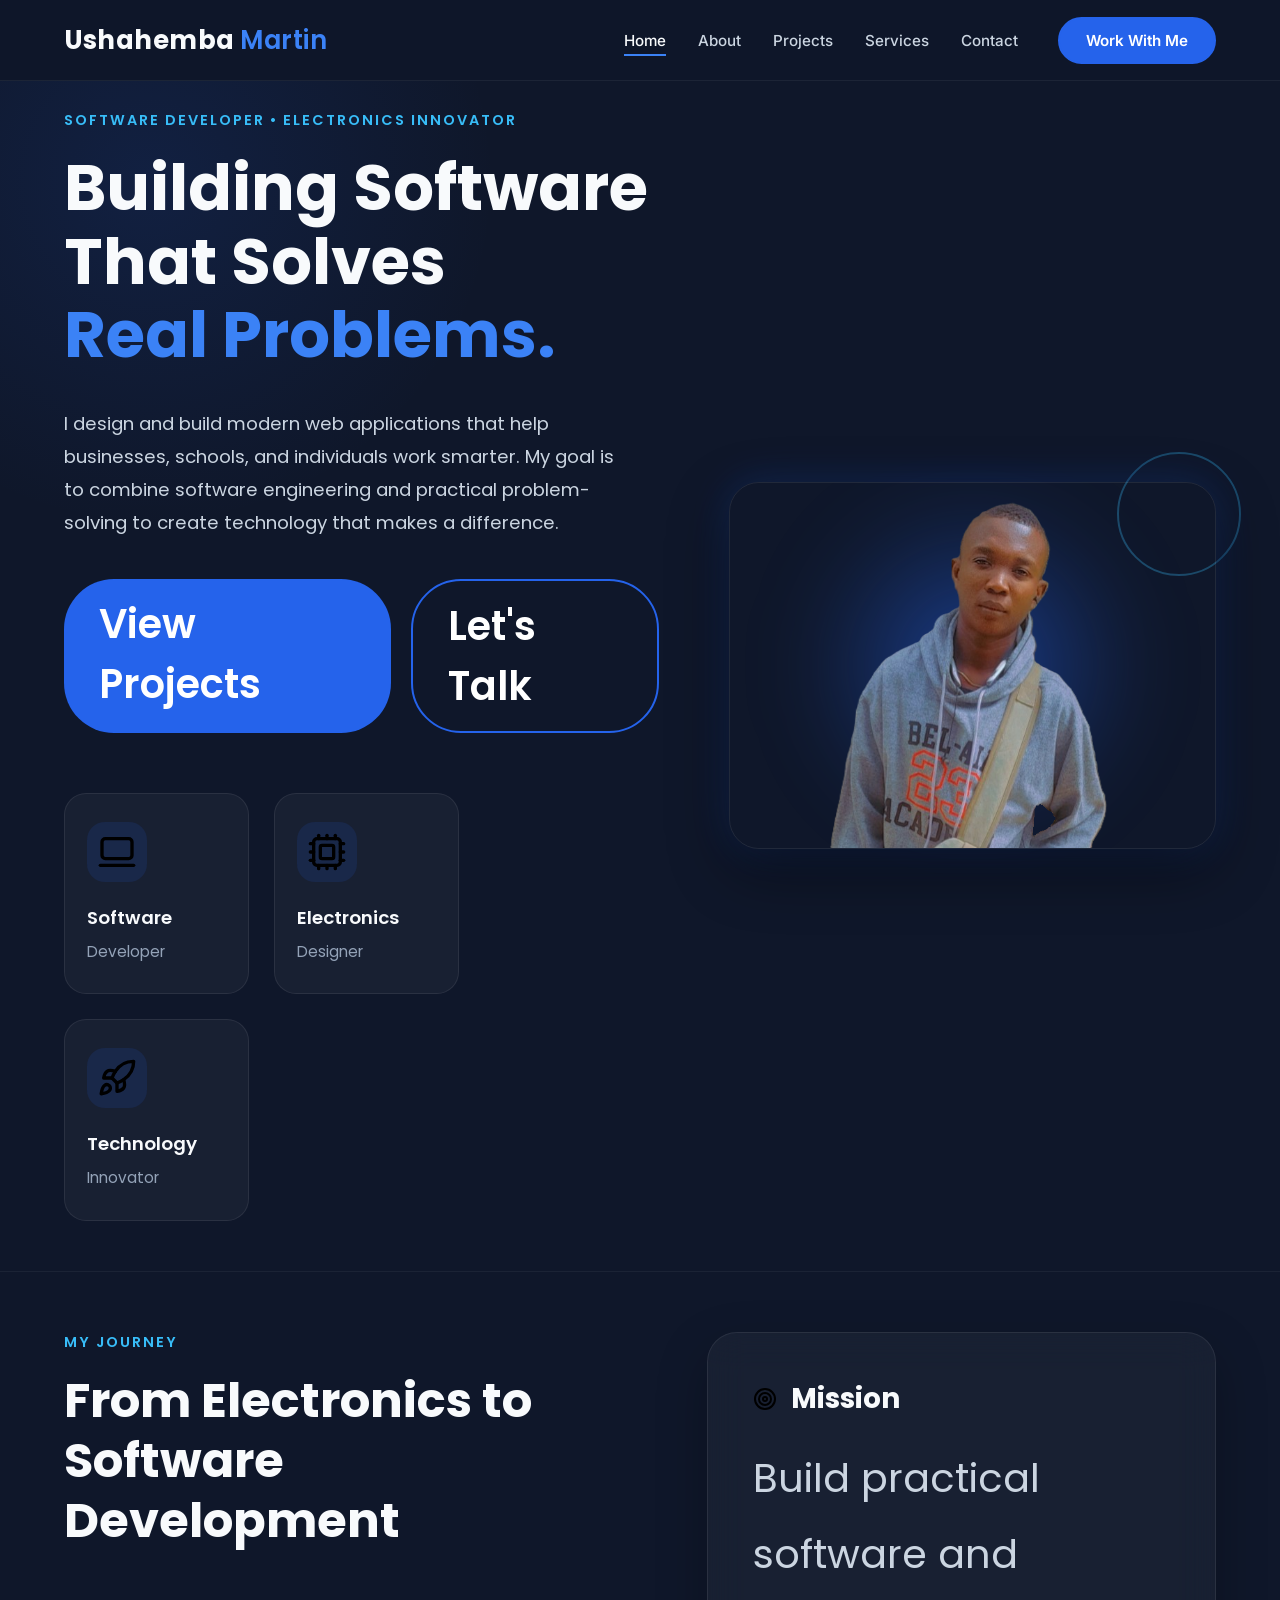
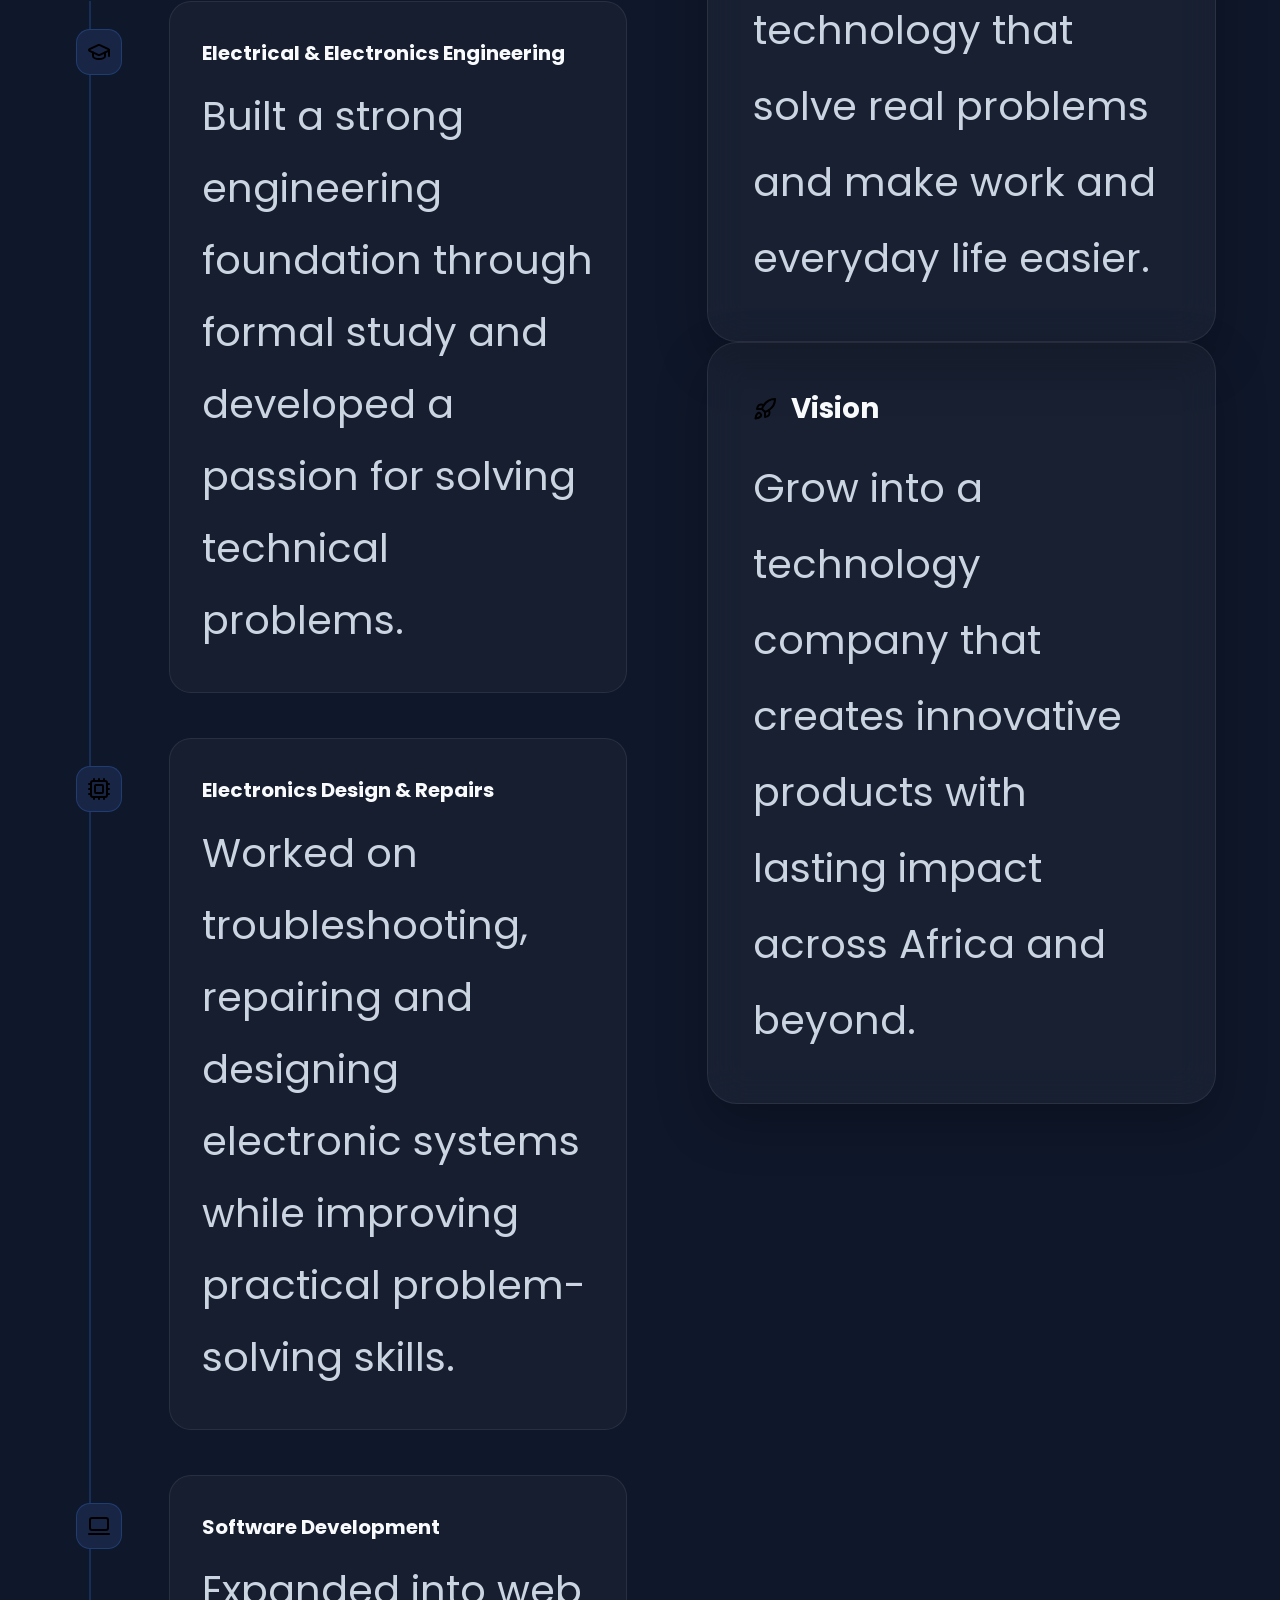
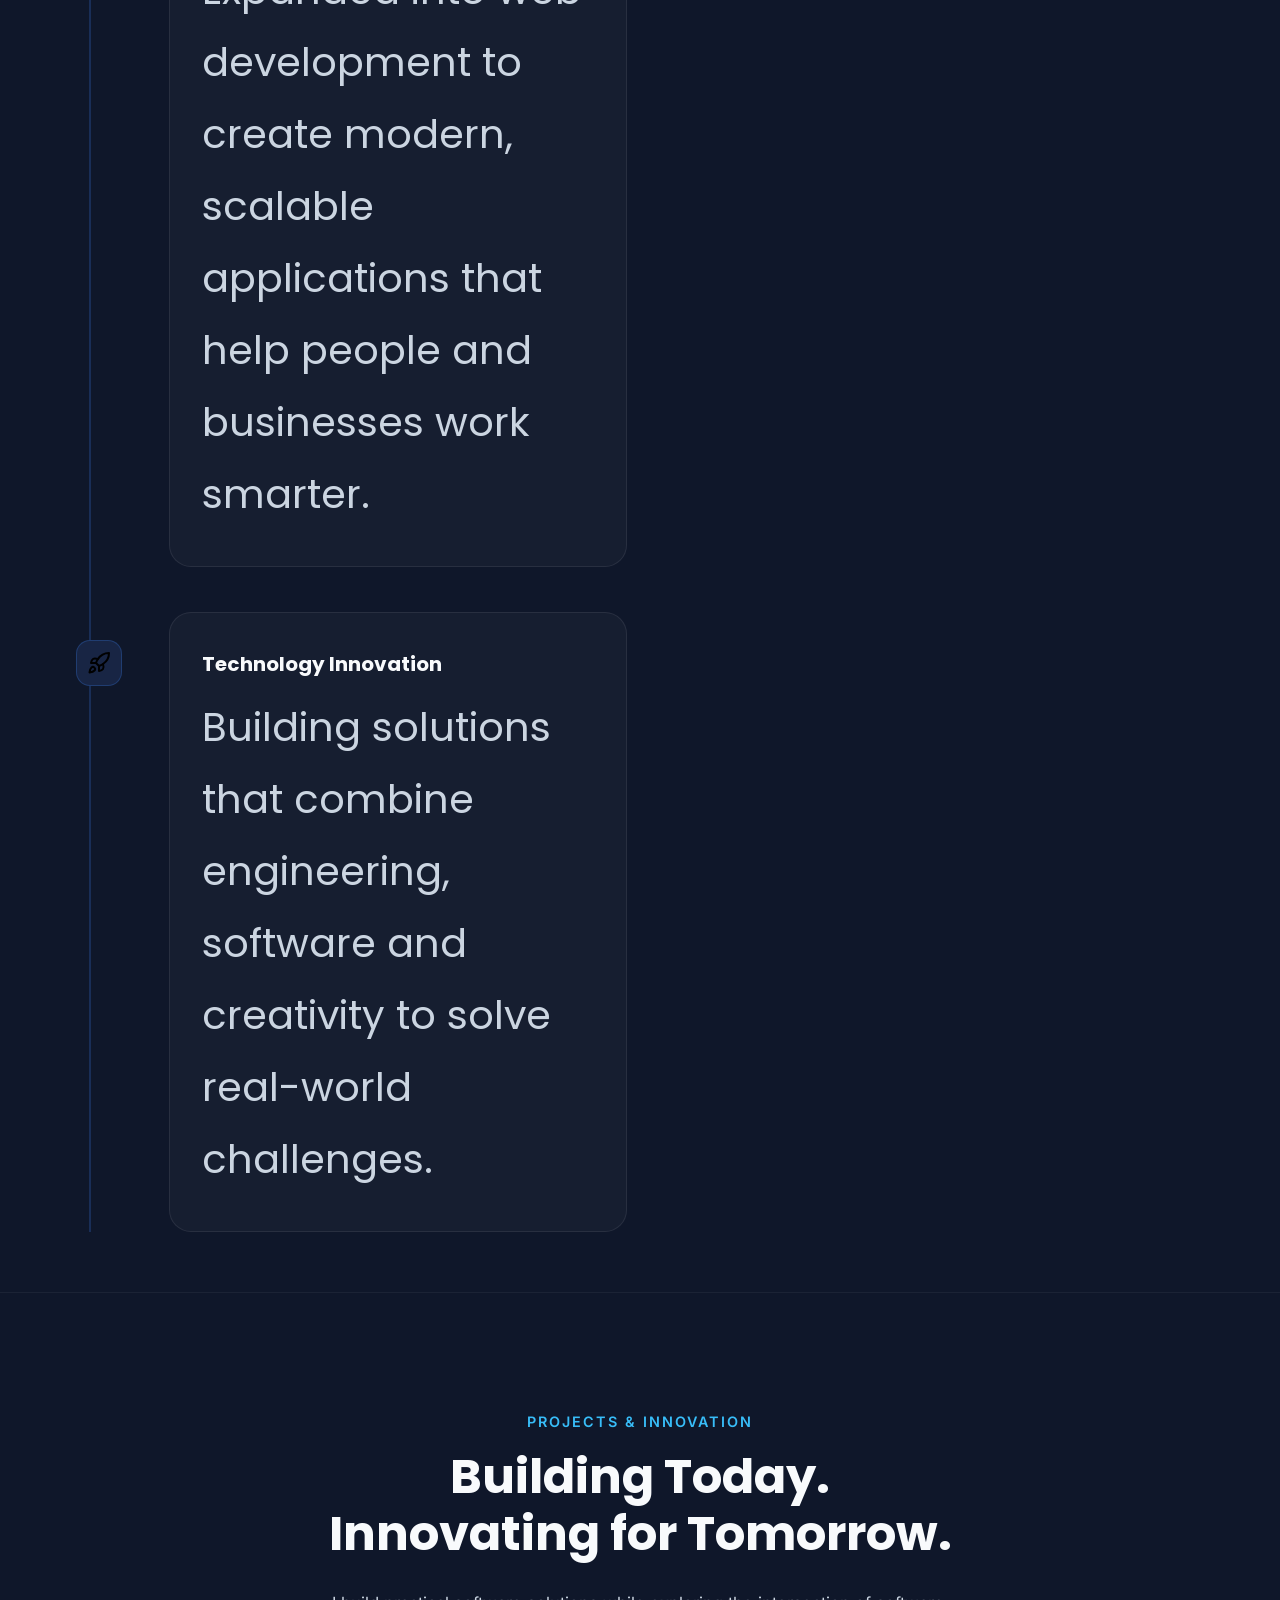
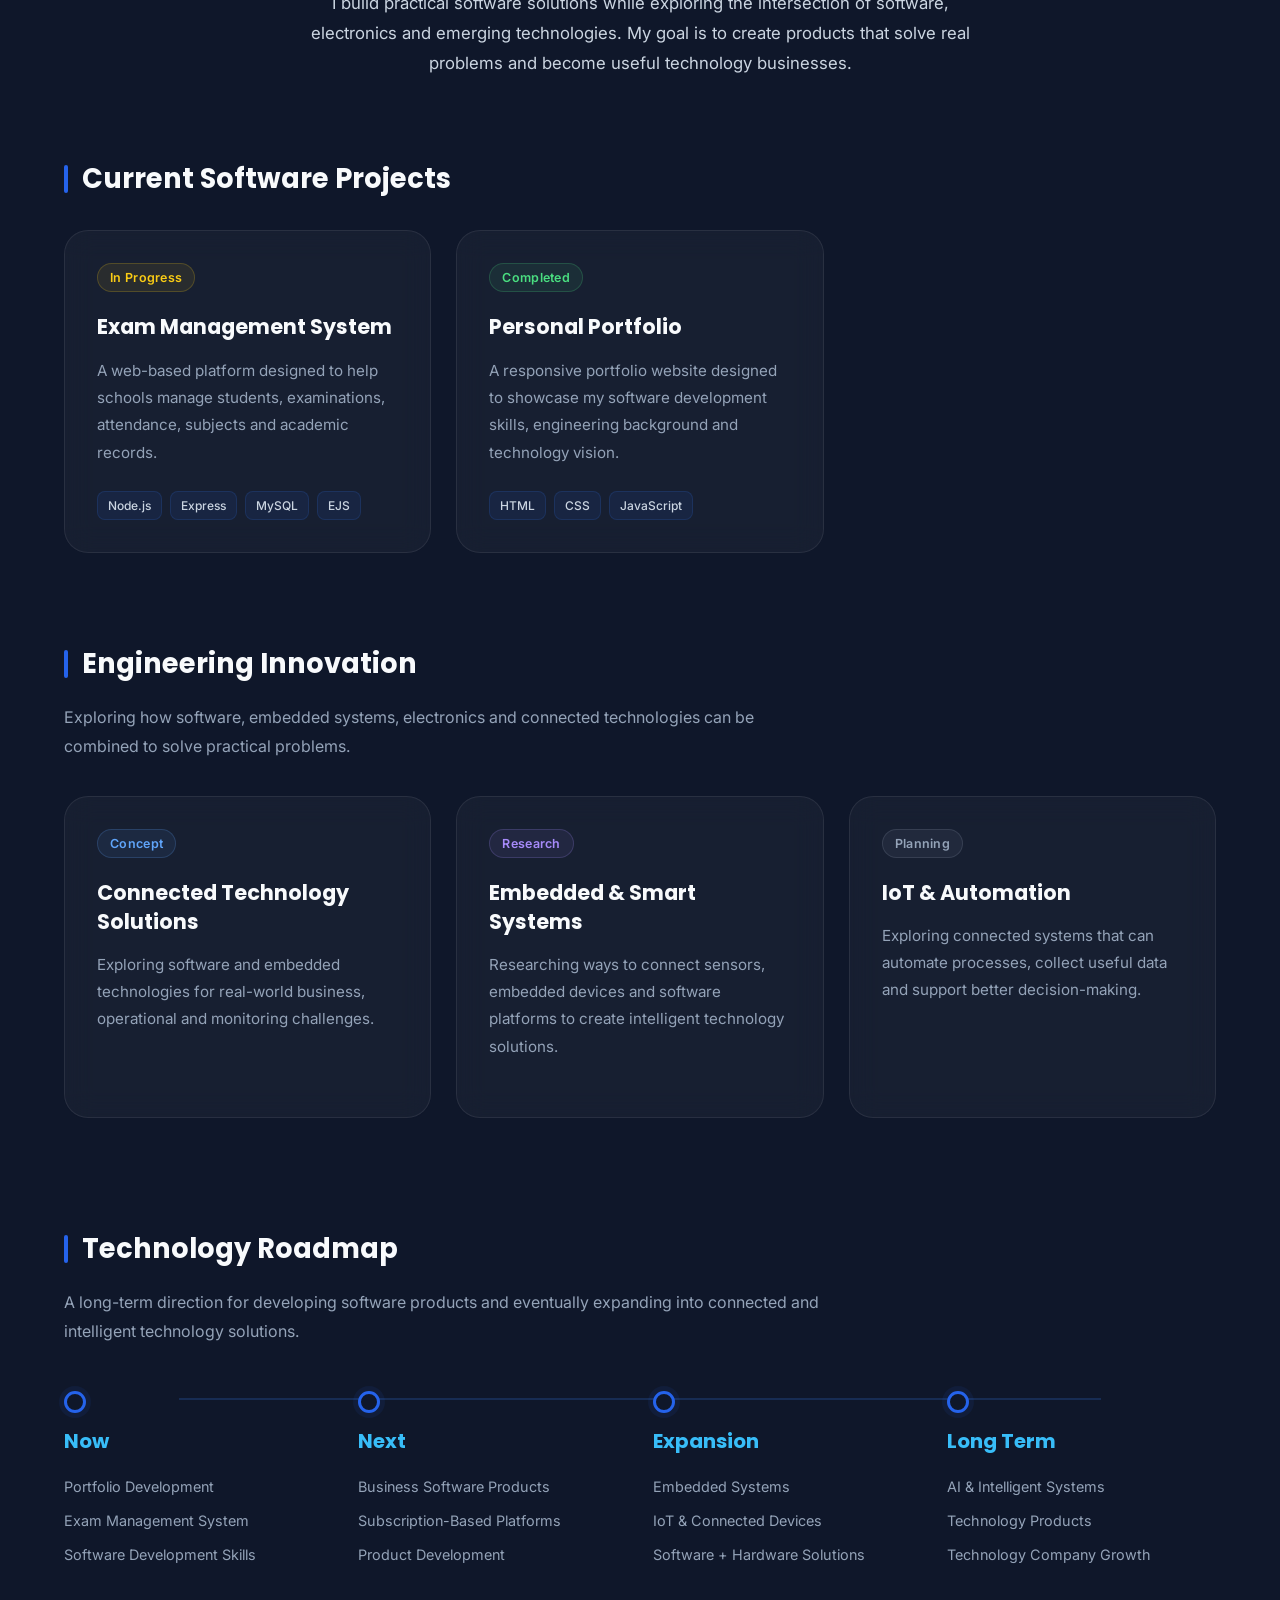
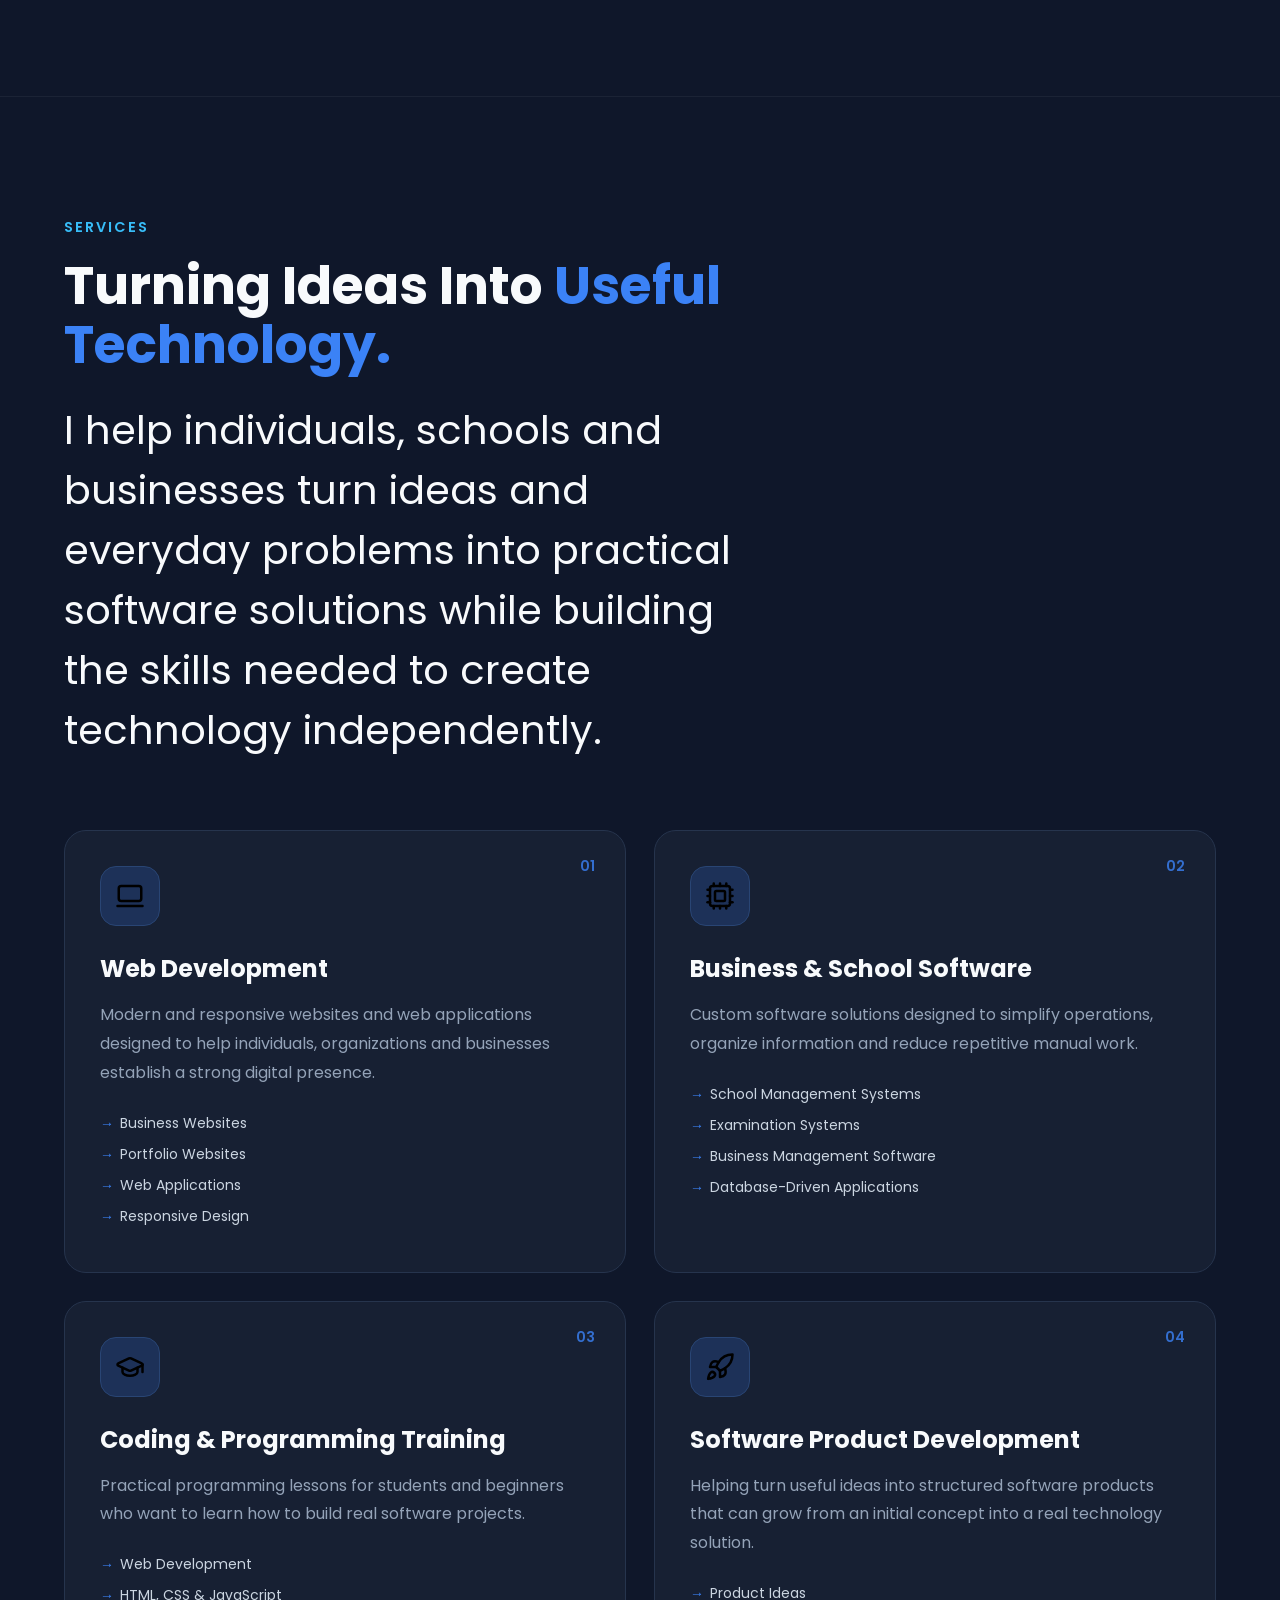
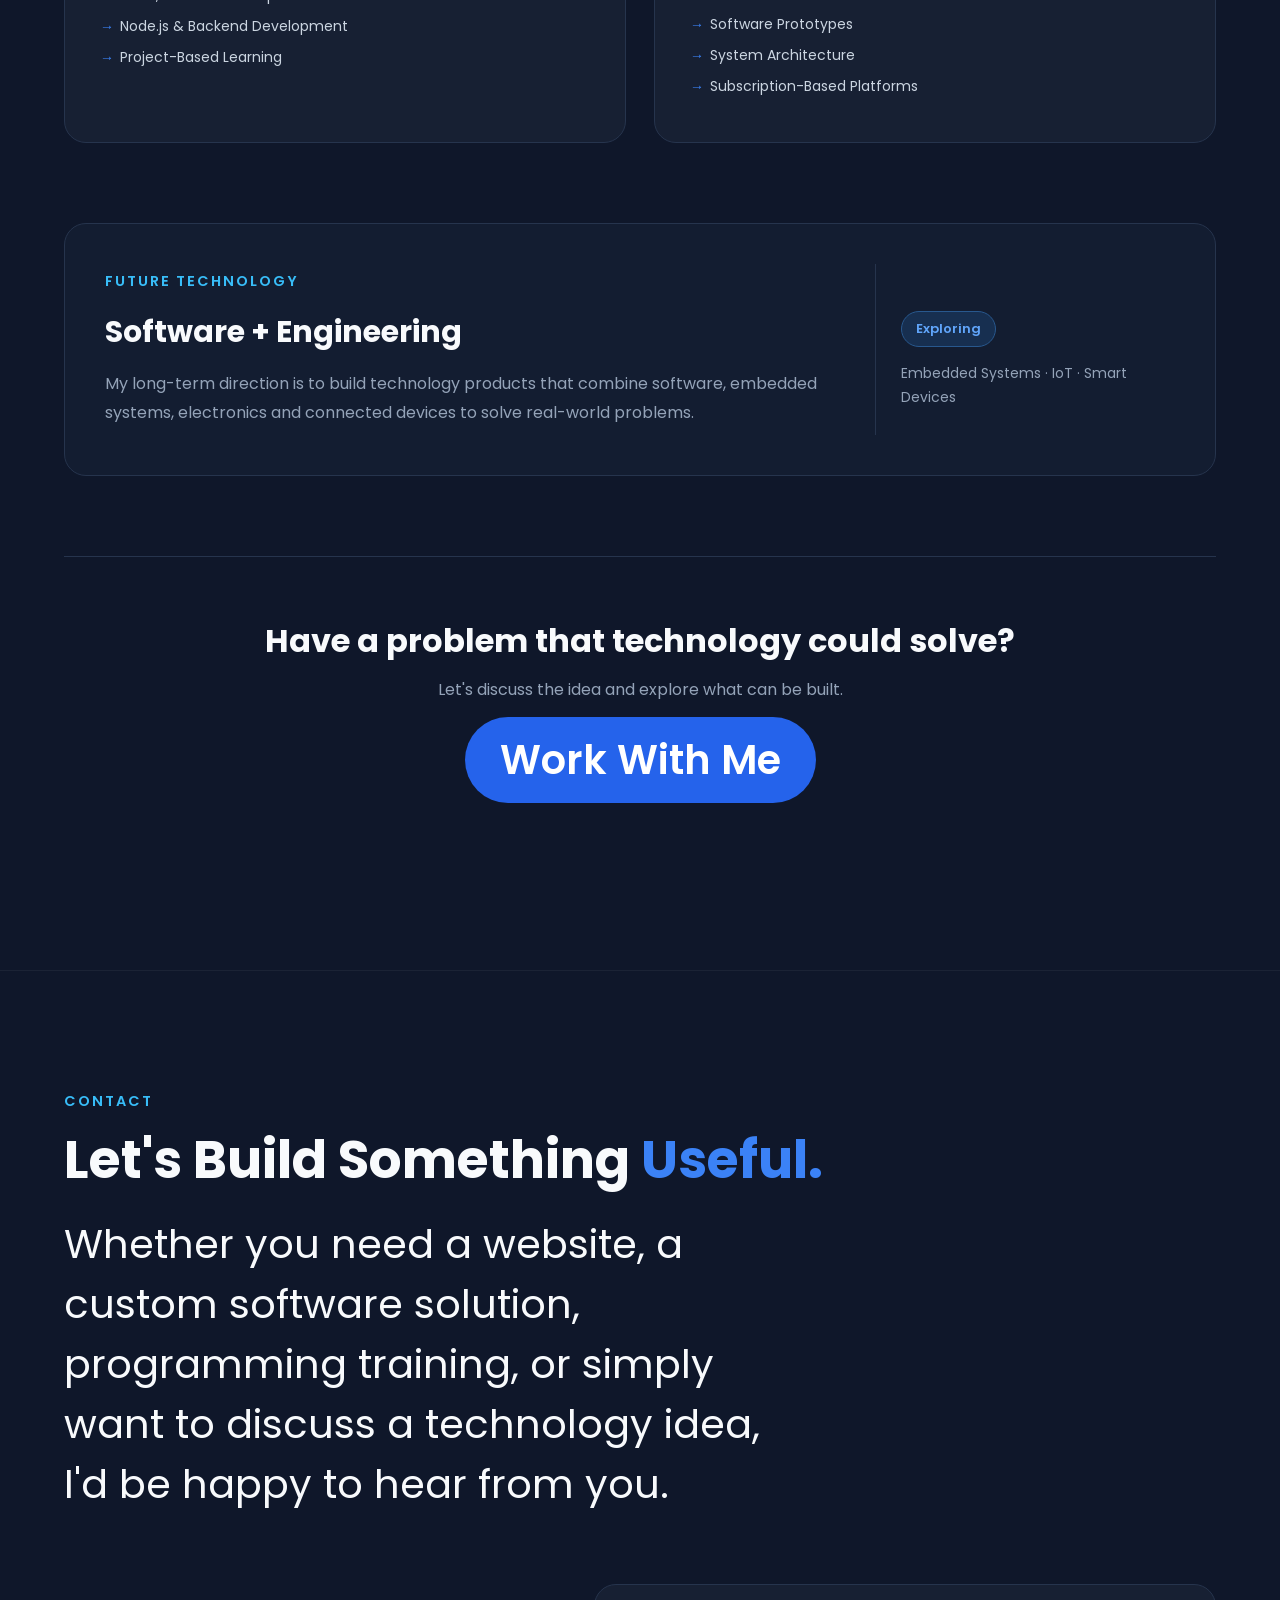
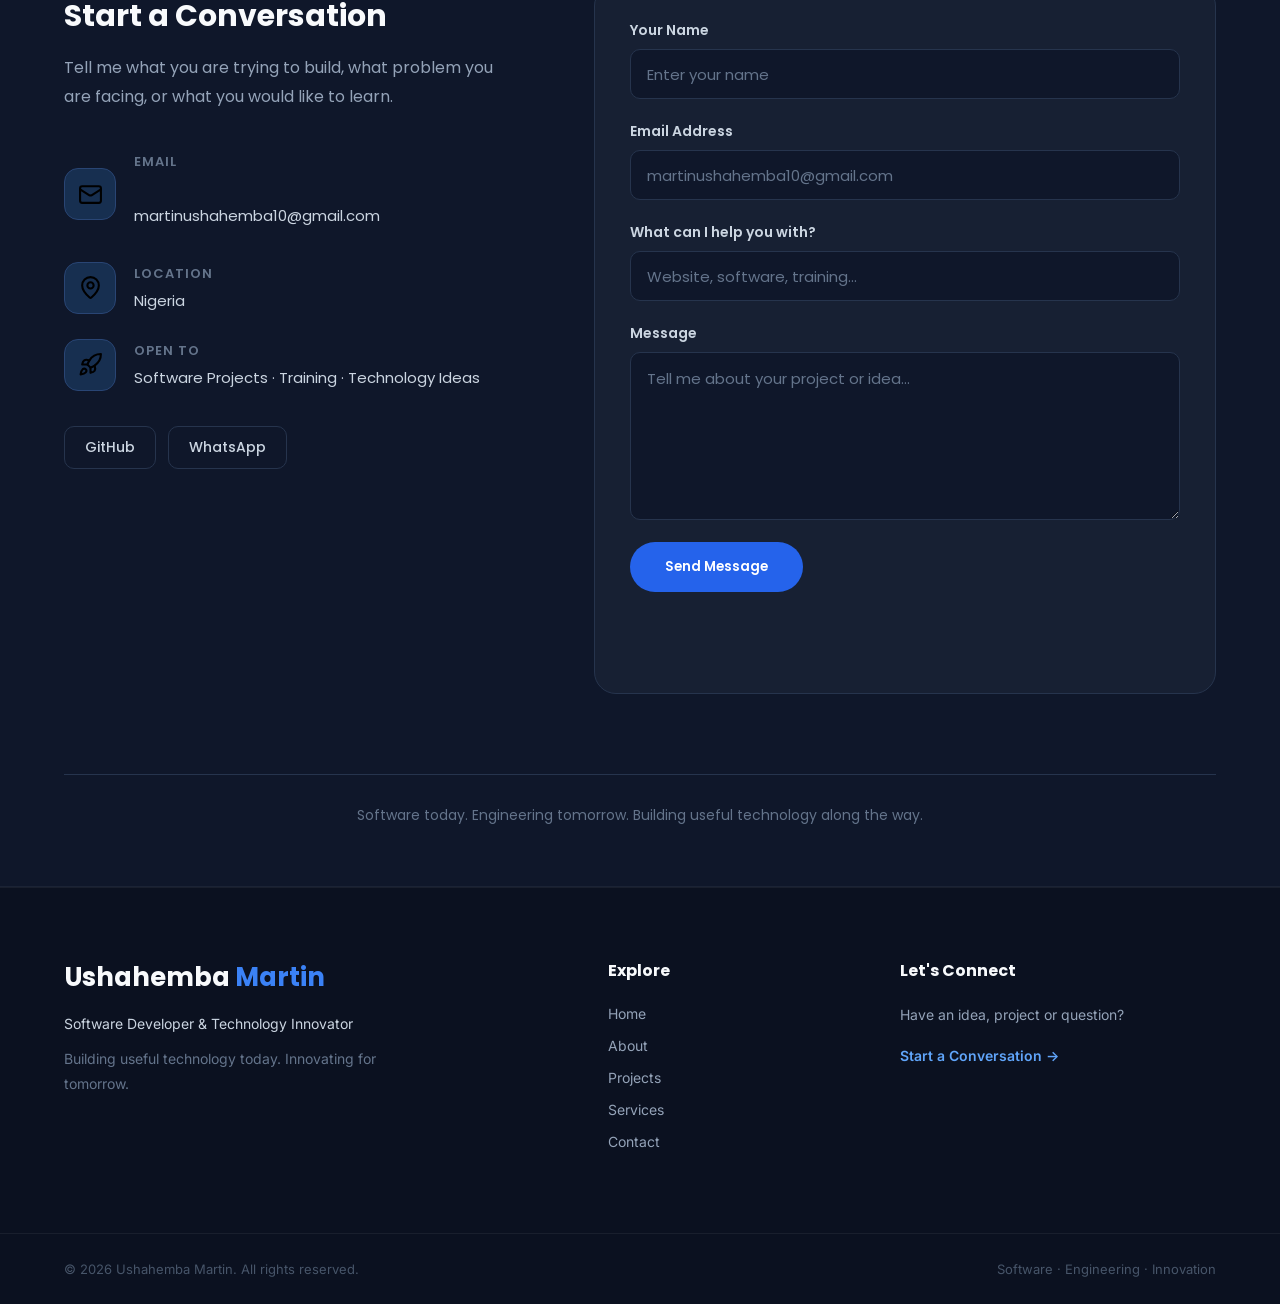
<file: index.html>
<!DOCTYPE html>
<html lang="en">
<head>

      <!-- =====================================================
         GOOGLE ANALYTICS
    ===================================================== -->

    <script
        async
        src="https://www.googletagmanager.com/gtag/js?id=G-L2F8859438"
    ></script>

    <script>

        window.dataLayer = window.dataLayer || [];

        function gtag() {
            dataLayer.push(arguments);
        }

        gtag("js", new Date());

        gtag("config", "G-L2F8859438");

    </script>

    <meta charset="UTF-8">
    <meta name="viewport" content="width=device-width, initial-scale=1.0">
    <title>Ushahemba Martin | Software Developer</title>
    <link rel="stylesheet" href="css/style.css">
</head>
<body>
    <header>

    <div class="container">

        <!-- Logo -->

        <a href="#hero" class="logo">
            Ushahemba <span>Martin</span>
        </a>


        <!-- Navigation -->

        <nav>

            <!-- Mobile Open -->

            <button
                class="menu-open"
                aria-label="Open navigation menu"
                aria-expanded="false"
            >
                <img
                    src="assets/icons/menu.svg"
                    alt="Open menu"
                >
            </button>


            <!-- Navigation Menu -->

            <div class="nav-menu">

                <!-- Mobile Close -->

                <button
                    class="menu-close"
                    aria-label="Close navigation menu"
                >
                    <img
                        src="assets/icons/close.svg"
                        alt="Close menu"
                    >
                </button>


                <!-- Links -->

                <ul class="nav-links">

                    <li>
                        <a
                            href="#hero"
                            class="active"
                        >
                            Home
                        </a>
                    </li>

                    <li>
                        <a href="#about">
                            About
                        </a>
                    </li>

                    <li>
                        <a href="#projects">
                            Projects
                        </a>
                    </li>

                    <li>
                        <a href="#services">
                            Services
                        </a>
                    </li>

                    <li>
                        <a href="#contact">
                            Contact
                        </a>
                    </li>

                </ul>


                <!-- CTA -->

                <a
                    href="#contact"
                    class="btn-contact"
                >
                    Work With Me
                </a>

            </div>

        </nav>

    </div>

</header>

    <main>

        <section id="hero">

    <div class="container hero-container">

        <div class="hero-content">

            <p class="hero-tag">
                SOFTWARE DEVELOPER • ELECTRONICS INNOVATOR
            </p>

            <h1>
                Building Software <br> That Solves <br>
                <span>Real Problems.</span>
            </h1>

            <p class="hero-description">

                I design and build modern web applications that help
                businesses, schools, and individuals work smarter.
                My goal is to combine software engineering and practical
                problem-solving to create technology that makes a difference.

            </p>

            <div class="hero-buttons">

                <a href="#projects" class="btn-primary">
                    View Projects
                </a>

                <a href="#contact" class="btn-secondary">
                    Let's Talk
                </a>

            </div>

            <div class="hero-highlights">

    <div class="highlight-card">

        <div class="highlight-icon"><img src="assets/icons/laptop.svg" alt="Software Developer"></div>

        <h3>Software</h3>

        <p>Developer</p>

    </div>

    <div class="highlight-card">

        <div class="highlight-icon"><img src="assets/icons/cpu.svg" alt="Electronics Designer"></div>

        <h3>Electronics</h3>

        <p>Designer</p>

    </div>

    <div class="highlight-card">

        <div class="highlight-icon"><img src="assets/icons/rocket.svg" alt="Technology Innovator"></div>

        <h3>Technology</h3>

        <p>Innovator</p>

    </div>

</div>

        </div>

        <div class="hero-image">

            <img src="assets/images/profile.png"
                 alt="Ushahemba Martin">

        </div>

    </div>

</section>

        <section id="about">

    <div class="container about-container">

        <!-- Left -->

        <div class="about-left">

            <p class="section-tag">
                MY JOURNEY
            </p>

            <h2>
                From Electronics to Software Development
            </h2>

            <div class="journey-timeline">

                <div class="timeline-item">

                    <div class="timeline-icon"><img src="assets/icons/graduation-cap.svg" alt="Education"></div>

                    <div class="timeline-content">

                        <h3>Electrical & Electronics Engineering</h3>

                        <p>
                            Built a strong engineering foundation through formal
                            study and developed a passion for solving technical
                            problems.
                        </p>

                    </div>

                </div>

                <div class="timeline-item">

                    <div class="timeline-icon"><img src="assets/icons/cpu.svg" alt="Electronics"></div>

                    <div class="timeline-content">

                        <h3>Electronics Design & Repairs</h3>

                        <p>
                            Worked on troubleshooting, repairing and designing
                            electronic systems while improving practical
                            problem-solving skills.
                        </p>

                    </div>

                </div>

                <div class="timeline-item">

                    <div class="timeline-icon"><img src="assets/icons/laptop.svg" alt="Software Development"></div>

                    <div class="timeline-content">

                        <h3>Software Development</h3>

                        <p>
                            Expanded into web development to create modern,
                            scalable applications that help people and
                            businesses work smarter.
                        </p>

                    </div>

                </div>

                <div class="timeline-item">

                    <div class="timeline-icon"><img src="assets/icons/rocket.svg" alt="Technology Innovation"></div>

                    <div class="timeline-content">

                        <h3>Technology Innovation</h3>

                        <p>
                            Building solutions that combine engineering,
                            software and creativity to solve real-world
                            challenges.
                        </p>

                    </div>

                </div>

            </div>

        </div>

        <!-- Right -->

<div class="about-right">

    <!-- Mission -->

    <div class="about-card">

        <h3>

            <img src="assets/icons/target.svg" alt="Mission Icon">

            Mission

        </h3>

        <p>

            Build practical software and technology that solve real problems
            and make work and everyday life easier.

        </p>

    </div>

    <!-- Vision -->

    <div class="about-card">

        <h3>

            <img src="assets/icons/rocket.svg" alt="Vision Icon">

            Vision

        </h3>

        <p>

            Grow into a technology company that creates innovative products
            with lasting impact across Africa and beyond.

        </p>

    </div>

</div>

    </div>

</section>

        <section id="projects">

<div class="container projects-container">

    <!-- ===========================
         SECTION HEADING
    =========================== -->

    <div class="projects-header">

        <p class="section-tag">
            PROJECTS & INNOVATION
        </p>

        <h2>
            Building Today.<br>
            Innovating for Tomorrow.
        </h2>

        <p class="section-description">

            I build practical software solutions while exploring the
            intersection of software, electronics and emerging
            technologies. My goal is to create products that solve
            real problems and become useful technology businesses.

        </p>

    </div>


    <!-- ===========================
         SOFTWARE PROJECTS
    =========================== -->

    <div class="projects-group">

        <h3 class="group-title">
            Current Software Projects
        </h3>

        <div class="projects-grid">

            <!-- Exam Management System -->

            <div class="project-card">

                <span class="project-status in-progress">
                    In Progress
                </span>

                <h4>
                    Exam Management System
                </h4>

                <p>

                    A web-based platform designed to help schools
                    manage students, examinations, attendance,
                    subjects and academic records.

                </p>

                <div class="tech-stack">

                    <span>Node.js</span>
                    <span>Express</span>
                    <span>MySQL</span>
                    <span>EJS</span>

                </div>

            </div>


            <!-- Portfolio Website -->

            <div class="project-card">

                <span class="project-status completed">
                    Completed
                </span>

                <h4>
                    Personal Portfolio
                </h4>

                <p>

                    A responsive portfolio website designed to
                    showcase my software development skills,
                    engineering background and technology vision.

                </p>

                <div class="tech-stack">

                    <span>HTML</span>
                    <span>CSS</span>
                    <span>JavaScript</span>

                </div>

            </div>

        </div>

    </div>


    <!-- ===========================
         ENGINEERING INNOVATION
    =========================== -->

    <div class="projects-group">

        <h3 class="group-title">
            Engineering Innovation
        </h3>

        <p class="group-description">

            Exploring how software, embedded systems, electronics
            and connected technologies can be combined to solve
            practical problems.

        </p>


        <div class="projects-grid">

            <!-- Connected Technology -->

            <div class="project-card">

                <span class="project-status concept">
                    Concept
                </span>

                <h4>
                    Connected Technology Solutions
                </h4>

                <p>

                    Exploring software and embedded technologies
                    for real-world business, operational and
                    monitoring challenges.

                </p>

            </div>


            <!-- Embedded Systems -->

            <div class="project-card">

                <span class="project-status research">
                    Research
                </span>

                <h4>
                    Embedded & Smart Systems
                </h4>

                <p>

                    Researching ways to connect sensors, embedded
                    devices and software platforms to create
                    intelligent technology solutions.

                </p>

            </div>


            <!-- IoT -->

            <div class="project-card">

                <span class="project-status planning">
                    Planning
                </span>

                <h4>
                    IoT & Automation
                </h4>

                <p>

                    Exploring connected systems that can automate
                    processes, collect useful data and support
                    better decision-making.

                </p>

            </div>

        </div>

    </div>


    <!-- ===========================
         TECHNOLOGY ROADMAP
    =========================== -->

    <div class="projects-roadmap">

        <h3 class="group-title">
            Technology Roadmap
        </h3>

        <p class="group-description">

            A long-term direction for developing software products
            and eventually expanding into connected and intelligent
            technology solutions.

        </p>


        <div class="roadmap">

            <!-- Current -->

            <div class="roadmap-item">

                <h4>
                    Now
                </h4>

                <ul>

                    <li>
                        Portfolio Development
                    </li>

                    <li>
                        Exam Management System
                    </li>

                    <li>
                        Software Development Skills
                    </li>

                </ul>

            </div>


            <!-- Near Future -->

            <div class="roadmap-item">

                <h4>
                    Next
                </h4>

                <ul>

                    <li>
                        Business Software Products
                    </li>

                    <li>
                        Subscription-Based Platforms
                    </li>

                    <li>
                        Product Development
                    </li>

                </ul>

            </div>


            <!-- Expansion -->

            <div class="roadmap-item">

                <h4>
                    Expansion
                </h4>

                <ul>

                    <li>
                        Embedded Systems
                    </li>

                    <li>
                        IoT & Connected Devices
                    </li>

                    <li>
                        Software + Hardware Solutions
                    </li>

                </ul>

            </div>


            <!-- Long Term -->

            <div class="roadmap-item">

                <h4>
                    Long Term
                </h4>

                <ul>

                    <li>
                        AI & Intelligent Systems
                    </li>

                    <li>
                        Technology Products
                    </li>

                    <li>
                        Technology Company Growth
                    </li>

                </ul>

            </div>

        </div>

    </div>

</div>

        </section>

        <section id="services">

    <div class="container services-container">

        <!-- ===========================
             SECTION HEADER
        =========================== -->

        <div class="services-header">

            <p class="section-tag">
                SERVICES
            </p>

            <h2>
                Turning Ideas Into
                <span>Useful Technology.</span>
            </h2>

            <p class="section-description">

                I help individuals, schools and businesses
                turn ideas and everyday problems into practical
                software solutions while building the skills
                needed to create technology independently.

            </p>

        </div>


        <!-- ===========================
             SERVICES GRID
        =========================== -->

        <div class="services-grid">


            <!-- ===========================
                 SERVICE 1
            =========================== -->

            <div class="service-card">

                <div class="service-number">
                    01
                </div>

                <div class="service-icon">
                    <img
                        src="assets/icons/laptop.svg"
                        alt="Web Development"
                    >
                </div>

                <h3>
                    Web Development
                </h3>

                <p>

                    Modern and responsive websites and web
                    applications designed to help individuals,
                    organizations and businesses establish a
                    strong digital presence.

                </p>

                <ul class="service-list">

                    <li>Business Websites</li>

                    <li>Portfolio Websites</li>

                    <li>Web Applications</li>

                    <li>Responsive Design</li>

                </ul>

            </div>


            <!-- ===========================
                 SERVICE 2
            =========================== -->

            <div class="service-card">

                <div class="service-number">
                    02
                </div>

                <div class="service-icon">
                    <img
                        src="assets/icons/cpu.svg"
                        alt="Business Software"
                    >
                </div>

                <h3>
                    Business & School Software
                </h3>

                <p>

                    Custom software solutions designed to
                    simplify operations, organize information
                    and reduce repetitive manual work.

                </p>

                <ul class="service-list">

                    <li>School Management Systems</li>

                    <li>Examination Systems</li>

                    <li>Business Management Software</li>

                    <li>Database-Driven Applications</li>

                </ul>

            </div>


            <!-- ===========================
                 SERVICE 3
            =========================== -->

            <div class="service-card">

                <div class="service-number">
                    03
                </div>

                <div class="service-icon">
                    <img
                        src="assets/icons/graduation-cap.svg"
                        alt="Programming Training"
                    >
                </div>

                <h3>
                    Coding & Programming Training
                </h3>

                <p>

                    Practical programming lessons for students
                    and beginners who want to learn how to build
                    real software projects.

                </p>

                <ul class="service-list">

                    <li>Web Development</li>

                    <li>HTML, CSS & JavaScript</li>

                    <li>Node.js & Backend Development</li>

                    <li>Project-Based Learning</li>

                </ul>

            </div>


            <!-- ===========================
                 SERVICE 4
            =========================== -->

            <div class="service-card">

                <div class="service-number">
                    04
                </div>

                <div class="service-icon">
                    <img
                        src="assets/icons/rocket.svg"
                        alt="Product Development"
                    >
                </div>

                <h3>
                    Software Product Development
                </h3>

                <p>

                    Helping turn useful ideas into structured
                    software products that can grow from an
                    initial concept into a real technology
                    solution.

                </p>

                <ul class="service-list">

                    <li>Product Ideas</li>

                    <li>Software Prototypes</li>

                    <li>System Architecture</li>

                    <li>Subscription-Based Platforms</li>

                </ul>

            </div>

        </div>


        <!-- ===========================
             FUTURE TECHNOLOGY
        =========================== -->

        <div class="services-future">

            <div class="future-content">

                <p class="section-tag">
                    FUTURE TECHNOLOGY
                </p>

                <h3>
                    Software + Engineering
                </h3>

                <p>

                    My long-term direction is to build technology
                    products that combine software, embedded
                    systems, electronics and connected devices
                    to solve real-world problems.

                </p>

            </div>

            <div class="future-status">

                <span>
                    Exploring
                </span>

                <p>
                    Embedded Systems · IoT · Smart Devices
                </p>

            </div>

        </div>


        <!-- ===========================
             CALL TO ACTION
        =========================== -->

        <div class="services-cta">

            <h3>
                Have a problem that technology could solve?
            </h3>

            <p>
                Let's discuss the idea and explore what can be built.
            </p>

            <a href="#contact" class="btn-primary">
                Work With Me
            </a>

        </div>

    </div>

</section>

        <section id="contact">

            <div class="container contact-container">

    <!-- ===========================
         CONTACT HEADER
    =========================== -->

    <div class="contact-header">

        <p class="section-tag">
            CONTACT
        </p>

        <h2>
            Let's Build Something
            <span>Useful.</span>
        </h2>

        <p class="section-description">

            Whether you need a website, a custom software
            solution, programming training, or simply want
            to discuss a technology idea, I'd be happy to
            hear from you.

        </p>

    </div>


    <!-- ===========================
         CONTACT CONTENT
    =========================== -->

    <div class="contact-content">


        <!-- ===========================
             LEFT SIDE
        =========================== -->

        <div class="contact-info">

            <h3>
                Start a Conversation
            </h3>

            <p>

                Tell me what you are trying to build,
                what problem you are facing, or what
                you would like to learn.

            </p>


            <!-- Email -->

            <div class="contact-item">

                <div class="contact-icon">

                    <img
                        src="assets/icons/mail.svg"
                        alt="Email"
                    >

                </div>

                <div>

                    <span>
                        Email
                    </span>

                    <a href="mailto:your-email@example.com">
                        martinushahemba10@gmail.com
                    </a>

                </div>

            </div>


            <!-- Location -->

            <div class="contact-item">

                <div class="contact-icon">

                    <img
                        src="assets/icons/map-pin.svg"
                        alt="Location"
                    >

                </div>

                <div>

                    <span>
                        Location
                    </span>

                    <p>
                        Nigeria
                    </p>

                </div>

            </div>


            <!-- Availability -->

            <div class="contact-item">

                <div class="contact-icon">

                    <img
                        src="assets/icons/rocket.svg"
                        alt="Availability"
                    >

                </div>

                <div>

                    <span>
                        Open To
                    </span>

                    <p>
                        Software Projects · Training ·
                        Technology Ideas
                    </p>

                </div>

            </div>


            <!-- Contact Links -->

            <div class="contact-socials">

                <a
                    href="https://github.com/ushahemba-martin"
                    target="_blank"
                    rel="noopener noreferrer"
                >
                    GitHub
                </a>

                <a
                    href="https://wa.me/2349038545377"
                    target="_blank"
                    rel="noopener noreferrer"
                >
                    WhatsApp
                </a>

            </div>

        </div>


        <!-- ===========================
             RIGHT SIDE — FORM
        =========================== -->

        <div class="contact-form-container">

            <form
    class="contact-form"
    id="contact-form"
    action="https://formspree.io/f/xgonzago"
    method="POST"
>

    <div class="form-group">

        <label for="name">
            Your Name
        </label>

        <input
            type="text"
            id="name"
            name="name"
            placeholder="Enter your name"
            required
        >

    </div>


    <div class="form-group">

        <label for="email">
            Email Address
        </label>

        <input
            type="email"
            id="email"
            name="email"
            placeholder="martinushahemba10@gmail.com"
            required
        >

    </div>


    <div class="form-group">

        <label for="subject">
            What can I help you with?
        </label>

        <input
            type="text"
            id="subject"
            name="subject"
            placeholder="Website, software, training..."
            required
        >

    </div>


    <div class="form-group">

        <label for="message">
            Message
        </label>

        <textarea
            id="message"
            name="message"
            rows="6"
            placeholder="Tell me about your project or idea..."
            required
        ></textarea>

    </div>


    <button
        type="submit"
        class="btn-primary contact-submit"
        id="contact-submit"
    >
        Send Message
    </button>


    <!-- FORM STATUS MESSAGE -->

    <div
        class="form-message"
        id="form-message"
        role="status"
        aria-live="polite"
    ></div>

</form>

        </div>

    </div>


    <!-- ===========================
         BOTTOM MESSAGE
    =========================== -->

    <div class="contact-bottom">

        <p>
            Software today. Engineering tomorrow.
            Building useful technology along the way.
        </p>

    </div>

</div>

        </section>

    </main>
    
    <footer>

    <div class="container footer-container">

        <!-- ===========================
             FOOTER BRAND
        =========================== -->

        <div class="footer-brand">

            <a href="#hero" class="footer-logo">
                Ushahemba <span>Martin</span>
            </a>

            <p>
                Software Developer &amp; Technology Innovator
            </p>

            <p class="footer-tagline">
                Building useful technology today.
                Innovating for tomorrow.
            </p>

        </div>


        <!-- ===========================
             FOOTER NAVIGATION
        =========================== -->

        <div class="footer-links">

            <h3>
                Explore
            </h3>

            <ul>

                <li>
                    <a href="#hero">
                        Home
                    </a>
                </li>

                <li>
                    <a href="#about">
                        About
                    </a>
                </li>

                <li>
                    <a href="#projects">
                        Projects
                    </a>
                </li>

                <li>
                    <a href="#services">
                        Services
                    </a>
                </li>

                <li>
                    <a href="#contact">
                        Contact
                    </a>
                </li>

            </ul>

        </div>


        <!-- ===========================
             FOOTER CONTACT
        =========================== -->

        <div class="footer-contact">

            <h3>
                Let's Connect
            </h3>

            <p>
                Have an idea, project or question?
            </p>

            <a
                href="#contact"
                class="footer-contact-link"
            >
                Start a Conversation →
            </a>

        </div>

    </div>


    <!-- ===========================
         FOOTER BOTTOM
    =========================== -->

    <div class="footer-bottom">

        <div class="container footer-bottom-container">

            <p>
    © <span id="current-year"></span> Ushahemba Martin. All rights reserved.
</p>

            <p>
                Software · Engineering · Innovation
            </p>

        </div>

    </div>

    <!-- =====================================================
     BACK TO TOP BUTTON
===================================================== -->

<button
    id="back-to-top"
    class="back-to-top"
    type="button"
    aria-label="Back to top"
    title="Back to top"
>
    ↑
</button>

</footer>

    <script src="js/script.js"></script>
</body>
</html>
</file>
<file: css/style.css>
/* ===========================
   GOOGLE FONT
=========================== */

@import url('https://fonts.googleapis.com/css2?family=Inter:wght@300;400;500;600;700&family=Poppins:wght@500;600;700;800&display=swap');

/* ===========================
   RESET
=========================== */

*{
    margin:0;
    padding:0;
    box-sizing:border-box;
}

html{
    scroll-behavior:smooth;
}

body{

    font-family:'Inter',sans-serif;
    background:#0F172A;
    color:#F8FAFC;
}

/* ===========================
   CONTAINER
=========================== */

.container{

    width:90%;
    max-width:1280px;
    margin:auto;
}

/* ===========================
   HEADER
=========================== */

header{

    position: fixed;

    top: 0;

    left: 0;

    width: 100%;

    background: rgba(15,23,42,.92);

    backdrop-filter: blur(12px);

    border-bottom: 1px solid rgba(255,255,255,.06);

    z-index: 1000;
}

header .container{

    height:80px;

    display:flex;

    justify-content:space-between;

    align-items:center;
}

/*====Animate the Navigation
When the page loads, let the navigation slide down.====*/
header{

    animation:headerDown .8s ease;
}

@keyframes headerDown{

    from{

        opacity:0;

        transform:translateY(-40px);
    }

    to{

        opacity:1;

        transform:translateY(0);
    }

}

/* ===========================
   LOGO
=========================== */

.logo{

    text-decoration: none;

    font-family: 'Poppins', sans-serif;

    font-size: 1.6rem;

    font-weight: 700;

    color: #F8FAFC;

    letter-spacing: .5px;

    transition: .3s ease;
}

.logo span{

    color: #3B82F6;

    font-weight: 600;
}

.logo:hover{

    color: #38BDF8;
}
/* =========================================================
   NAVIGATION
========================================================= */

nav {
    display: flex;
    align-items: center;
    gap: 40px;
}


/* Navigation Menu */

.nav-menu {
    display: flex;
    align-items: center;
    gap: 40px;
}


/* Navigation Links */

.nav-links {
    list-style: none;

    display: flex;
    align-items: center;

    gap: 2rem;
}

.nav-links a {
    position: relative;

    color: #CBD5E1;

    text-decoration: none;

    font-size: .95rem;
    font-weight: 500;

    transition: .3s ease;
}

.nav-links a:hover {
    color: #F8FAFC;
}

.nav-links a::after {
    content: "";

    position: absolute;

    left: 0;
    bottom: -6px;

    width: 0;
    height: 2px;

    background: #3B82F6;

    transition: .3s ease;
}

.nav-links a:hover::after {
    width: 100%;
}

.nav-links a.active {
    color: #F8FAFC;
}

.nav-links a.active::after {
    width: 100%;
}


/* =========================================================
   MOBILE MENU BUTTONS
   Hidden on desktop
========================================================= */

.menu-open,
.menu-close {
    display: none;

    border: none;
    background: transparent;

    padding: 0;

    cursor: pointer;
}

.menu-open img,
.menu-close img {
    width: 28px;
    height: 28px;

    display: block;
}

/* ===========================
   BUTTON
=========================== */

.btn-contact{

    padding: 12px 26px;

    border: 2px solid #2563EB;

    border-radius: 50px;

    background: #2563EB;

    color: white;

    font-size: .95rem;

    font-weight: 600;

    cursor: pointer;

    text-decoration: none;

    transition: .3s ease;
}

.btn-contact:hover{

    background: transparent;

    text-decoration: none;

    color: #3B82F6;
}

/* ===========================
   MAIN
=========================== */

main{

    padding-top:80px;
}

/* ===========================
   TEMPORARY SECTIONS
=========================== */

section{

    min-height:100vh;

    display:flex;

    justify-content:center;

    align-items:center;

    border-bottom:1px solid rgba(255,255,255,.05);

    font-size:40px;

    font-family:'Poppins';
}
/* ===========================
   HERO
=========================== */

#hero{
    position: relative;

    isolation: isolate;

    overflow: hidden;

    min-height:100vh;

    display:flex;

    align-items:center;

    padding-top:30px;

    padding-bottom:50px;
}

/* Background Glow */

#hero::before{

    content:"";

    position:absolute;

    width:700px;

    height:700px;

    background:radial-gradient(
        circle,
        rgba(37,99,235,.12),
        transparent 70%
    );

    top:-250px;

    left:-200px;

    z-index:0;
}

.hero-container{

    position: relative;

    display:grid;

    grid-template-columns:1.1fr .9fr;

    gap:70px;

    align-items:center;

    z-index:1;
}

.hero-content{

    max-width:650px;
}

/* Left */

.hero-tag{

    color:#38BDF8;

    font-size:.9rem;

    letter-spacing:2px;

    margin-bottom:20px;

    font-weight:600;
}

.hero-content h1{

    font-family:'Poppins',sans-serif;

    font-size:4rem;

    line-height:1.15;

    margin-bottom:35px;
}

.hero-content h1 span{

    color:#3B82F6;
}

.hero-description{

    color:#CBD5E1;

    font-size:1.15rem;

    line-height:1.8;

    max-width:560px;

    margin-bottom:40px;
}

/* Buttons */

.hero-buttons{

    display:flex;

    gap:20px;
}

.btn-primary,
.btn-secondary{

    text-decoration:none;

    padding:15px 35px;

    border-radius:50px;

    font-weight:600;

    transition:.35s ease;
}

.btn-primary{

    background:#2563EB;

    color:white;
}

.btn-primary:hover{

    background:#1D4ED8;

    transform:translateY(-4px);

    box-shadow:0 15px 35px rgba(37,99,235,.35);
}

.btn-secondary{

    border:2px solid #2563EB;

    color:white;
}

.btn-secondary:hover{

    background:#2563EB;

    transform:translateY(-4px);

    box-shadow:0 15px 35px rgba(37,99,235,.25);
}

/* Right */

.hero-image{

    position: relative;

    display: flex;

    justify-content: center;

    align-items: center;
}

/*====Floating animation: Image slowly floats.====*/
.hero-image{

    animation:float 5s ease-in-out infinite;
}

@keyframes float{

    0%{

        transform:translateY(0);
    }

    50%{

        transform:translateY(-15px);
    }

    100%{

        transform:translateY(0);
    }

}

.hero-image::before{

    content:"";

    position:absolute;

    width:340px;

    height:340px;

    background:radial-gradient(circle,
    rgba(37,99,235,.55) 0%,
    rgba(37,99,235,.18) 45%,
    transparent 75%);

    filter:blur(35px);

    z-index:0;
}


/*====Rounded corners
Thin glass-like border
Better shadow
Gentle hover effect====*/
.hero-image img{

    position:relative;

    width:100%;

    max-width:520px;

    border-radius:30px;

    border:1px solid rgba(255,255,255,.08);

    box-shadow:
        0 20px 60px rgba(0,0,0,.45),
        0 0 40px rgba(37,99,235,.25);

    z-index:2;

    transition:.4s ease;
}

.hero-image img:hover{

    transform:translateY(-8px) scale(1.02);
}

/*====Decorative circle: Subtle ring behind the photo.====*/
.hero-image::after{

    content:"";

    position:absolute;

    width:120px;

    height:120px;

    border:2px solid rgba(56,189,248,.3);

    border-radius:50%;

    top:-30px;

    right:-25px;

    z-index:1;
}

/* ===========================
   HERO ANIMATIONS
=========================== */

.hero-content > *{

    opacity:0;

    transform:translateY(35px);

    animation:fadeUp .8s ease forwards;
}

.hero-tag{

    animation-delay:.2s;
}

.hero-content h1{

    animation-delay:.4s;
}

.hero-description{

    animation-delay:.6s;
}

.hero-buttons{

    animation-delay:.8s;
}

@keyframes fadeUp{

    from{

        opacity:0;

        transform:translateY(35px);
    }

    to{

        opacity:1;

        transform:translateY(0);
    }

}

/* ===========================
   HERO HIGHLIGHTS
=========================== */

.hero-highlights{

    display:flex;

    gap:25px;

    margin-top:60px;

    flex-wrap:wrap;
}

.highlight-card{

    width:185px;

    padding:28px 22px;

    background:rgba(255,255,255,.04);

    border:1px solid rgba(255,255,255,.08);

    border-radius:22px;

    backdrop-filter:blur(14px);

    transition:all .35s ease;

    cursor:default;

    position:relative;

    overflow:hidden;
}

/* Soft blue light */

.highlight-card::before{

    content:"";

    position:absolute;

    width:180px;

    height:180px;

    background:radial-gradient(circle,
        rgba(59,130,246,.18),
        transparent 70%);

    top:-90px;

    right:-90px;

    opacity:0;

    transition:.4s ease;
}

.highlight-card:hover{

    transform:translateY(-10px);

    border-color:#3B82F6;

    box-shadow:
        0 20px 40px rgba(0,0,0,.35),
        0 0 30px rgba(37,99,235,.18);
}

.highlight-card:hover::before{

    opacity:1;
}

.highlight-icon{

    width:60px;

    height:60px;

    display:flex;

    justify-content:center;

    align-items:center;

    border-radius:18px;

    background:rgba(37,99,235,.12);

    margin-bottom:22px;

    transition:.35s ease;
}

.highlight-icon img{

    width:40px;

    height:40px;

    transition:.35s ease;
}

.highlight-card:hover .highlight-icon{

    transform:rotate(-8deg) scale(1.08);

    background:rgba(37,99,235,.2);
}

.highlight-card:hover .highlight-icon img{

    transform:scale(1.1);
}

.highlight-card h3{

    font-family:'Poppins',sans-serif;

    font-size:1.15rem;

    font-weight:600;

    margin-bottom:8px;

    color:#F8FAFC;
}

.highlight-card p{

    color:#94A3B8;

    font-size:.96rem;

    line-height:1.7;
}

/* ===========================
   HERO HIGHLIGHTS ANIMATION
=========================== */

.hero-highlights .highlight-card{

    opacity:0;

    transform:translateY(35px);

    animation:fadeUp .8s ease forwards;
}

.hero-highlights .highlight-card:nth-child(1){

    animation-delay:1s;
}

.hero-highlights .highlight-card:nth-child(2){

    animation-delay:1.2s;
}

.hero-highlights .highlight-card:nth-child(3){

    animation-delay:1.4s;
}

/* ===========================
   ABOUT
=========================== */

#about{

    padding:60px 0;

    display:flex;

    align-items:center;
}

.about-container{

    display:grid;

    grid-template-columns:1.05fr .95fr;

    gap:80px;

    align-items:start;
}

/* ===========================
   SECTION TITLE
=========================== */

.section-tag{

    color:#38BDF8;

    font-size:.9rem;

    font-weight:600;

    letter-spacing:2px;

    margin-bottom:18px;
}

.about-left h2{

    font-family:'Poppins',sans-serif;

    font-size:3rem;

    line-height:1.25;

    margin-bottom:50px;
}

/* ===========================
   TIMELINE
=========================== */

.journey-timeline{

    position:relative;

    padding-left:70px;
}

/* Vertical Line */

.journey-timeline::before{

    content:"";

    position:absolute;

    left:25px;

    top:0;

    bottom:0;

    width:2px;

    background:rgba(59,130,246,.22);
}

/* Timeline Item */

.timeline-item{

    position:relative;

    margin-bottom:45px;
}

.timeline-item:last-child{

    margin-bottom:0;
}

/* Icon */

.timeline-icon{

    position:absolute;

    left:-58px;

    top:28px;

    width:46px;

    height:46px;

    display:flex;

    justify-content:center;

    align-items:center;

    background:#182544;

    border:1px solid rgba(59,130,246,.25);

    border-radius:14px;

    z-index:2;

    transition:.35s ease;
}

.timeline-icon img{

    width:24px;

    height:24px;

    transition:transform .35s ease;
}

.timeline-item:hover .timeline-icon{

    transform:rotate(-6deg) scale(1.05);

    background:rgba(37,99,235,.2);

    border-color:#3B82F6;
}

.timeline-item:hover .timeline-icon img{

    transform:scale(1.1);
}

/* Content */

.timeline-content{

    margin-left:35px;

    background:rgba(255,255,255,.03);

    border:1px solid rgba(255,255,255,.08);

    border-radius:22px;

    padding:36px 32px;

    transition:.35s ease;
}

.timeline-item:hover .timeline-content{

    transform:translateX(8px);

    border-color:#3B82F6;

    box-shadow:
        0 18px 40px rgba(0,0,0,.35),
        0 0 25px rgba(37,99,235,.15);
}

.timeline-content h3{

    font-family:'Poppins',sans-serif;

    margin-bottom:12px;

    font-size:1.25rem;
}

.timeline-content p{

    color:#CBD5E1;

    line-height:1.8;
}

/* ===========================
   RIGHT CARD
=========================== */

.about-card{

    background:rgba(255,255,255,.04);

    border:1px solid rgba(255,255,255,.08);

    border-radius:30px;

    padding:45px;

    backdrop-filter:blur(18px);

    box-shadow:0 20px 50px rgba(0,0,0,.25);

    transition:.35s ease;
}

.about-card:hover{

    transform:translateY(-8px);

    border-color:#3B82F6;
}

/* Replace ONLY this section */

.about-card h3{

    display:flex;

    align-items:center;

    gap:14px;

    font-family:'Poppins',sans-serif;

    font-size:1.75rem;

    font-weight:700;

    margin-bottom:20px;
}

/* Add this new rule */

.about-card h3 img{

    width:24px;

    height:24px;
}

.about-card p{

    color:#CBD5E1;

    line-height:1.9;

    margin-bottom:22px;
}

.about-card p:last-child{

    margin-bottom:0;
}

/* ===========================
   PROJECTS SECTION
=========================== */

#projects{

    position:relative;

    padding:120px 0;

    display:block;

    min-height:auto;

    font-family:'Inter',sans-serif;
}

/* ===========================
   PROJECTS CONTAINER
=========================== */

.projects-container{

    position:relative;

    width:90%;

    max-width:1280px;

    margin:auto;
}


/* ===========================
   PROJECTS HEADER
=========================== */

.projects-header{

    max-width:760px;

    margin:0 auto 80px;

    text-align:center;
}

.projects-header .section-tag{

    color:#38BDF8;

    font-size:.9rem;

    letter-spacing:2px;

    font-weight:600;

    margin-bottom:18px;
}

.projects-header h2{

    font-family:'Poppins',sans-serif;

    font-size:3rem;

    line-height:1.2;

    margin-bottom:25px;

    color:#F8FAFC;
}

.projects-header .section-description{

    color:#CBD5E1;

    font-size:1.05rem;

    line-height:1.8;

    max-width:700px;

    margin:auto;
}


/* ===========================
   PROJECT GROUP
=========================== */

.projects-group{

    margin-bottom:90px;
}

.group-title{

    font-family:'Poppins',sans-serif;

    font-size:1.7rem;

    color:#F8FAFC;

    margin-bottom:30px;

    position:relative;

    padding-left:18px;
}

/* Blue accent beside group title */

.group-title::before{

    content:"";

    position:absolute;

    left:0;

    top:50%;

    transform:translateY(-50%);

    width:4px;

    height:28px;

    background:#2563EB;

    border-radius:10px;
}


/* ===========================
   GROUP DESCRIPTION
=========================== */

.group-description{

    color:#94A3B8;

    font-size:1rem;

    line-height:1.8;

    max-width:760px;

    margin-top:-12px;

    margin-bottom:35px;
}


/* ===========================
   PROJECT GRID
=========================== */

.projects-grid{

    display:grid;

    grid-template-columns:repeat(3,1fr);

    gap:25px;
}


/* ===========================
   PROJECT CARD
=========================== */

.project-card{

    position:relative;

    padding:32px;

    min-height:270px;

    display:flex;

    flex-direction:column;

    background:rgba(255,255,255,.035);

    border:1px solid rgba(255,255,255,.08);

    border-radius:24px;

    backdrop-filter:blur(14px);

    overflow:hidden;

    transition:all .35s ease;
}


/* Soft background glow */

.project-card::before{

    content:"";

    position:absolute;

    width:220px;

    height:220px;

    top:-120px;

    right:-100px;

    background:radial-gradient(
        circle,
        rgba(37,99,235,.18),
        transparent 70%
    );

    opacity:0;

    transition:.4s ease;

    pointer-events:none;
}


/* Hover */

.project-card:hover{

    transform:translateY(-10px);

    border-color:#3B82F6;

    box-shadow:
        0 20px 45px rgba(0,0,0,.35),
        0 0 30px rgba(37,99,235,.15);
}

.project-card:hover::before{

    opacity:1;
}


/* ===========================
   PROJECT STATUS
=========================== */

.project-status{

    display:inline-flex;

    align-items:center;

    width:max-content;

    padding:6px 12px;

    margin-bottom:20px;

    border-radius:50px;

    font-size:.78rem;

    font-weight:600;

    letter-spacing:.3px;

    border:1px solid transparent;
}


/* Completed */

.project-status.completed{

    color:#4ADE80;

    background:rgba(74,222,128,.08);

    border-color:rgba(74,222,128,.2);
}


/* In Progress */

.project-status.in-progress{

    color:#FACC15;

    background:rgba(250,204,21,.08);

    border-color:rgba(250,204,21,.2);
}


/* Concept */

.project-status.concept{

    color:#60A5FA;

    background:rgba(96,165,250,.08);

    border-color:rgba(96,165,250,.2);
}


/* Research */

.project-status.research{

    color:#A78BFA;

    background:rgba(167,139,250,.08);

    border-color:rgba(167,139,250,.2);
}


/* Planning */

.project-status.planning{

    color:#94A3B8;

    background:rgba(148,163,184,.08);

    border-color:rgba(148,163,184,.18);
}


/* ===========================
   PROJECT TITLE
=========================== */

.project-card h4{

    font-family:'Poppins',sans-serif;

    font-size:1.3rem;

    line-height:1.4;

    color:#F8FAFC;

    margin-bottom:15px;
}


/* ===========================
   PROJECT DESCRIPTION
=========================== */

.project-card p{

    color:#94A3B8;

    font-size:.95rem;

    line-height:1.8;

    margin-bottom:25px;
}


/* ===========================
   TECHNOLOGY STACK
=========================== */

.tech-stack{

    display:flex;

    flex-wrap:wrap;

    gap:8px;

    margin-top:auto;
}

.tech-stack span{

    padding:6px 10px;

    background:rgba(37,99,235,.09);

    border:1px solid rgba(59,130,246,.15);

    border-radius:8px;

    color:#CBD5E1;

    font-size:.75rem;

    font-weight:500;
}


/* ===========================
   TECHNOLOGY ROADMAP
=========================== */

.projects-roadmap{

    margin-top:20px;

    padding-top:20px;
}


/* ===========================
   ROADMAP
=========================== */

.roadmap{

    position:relative;

    display:grid;

    grid-template-columns:repeat(4,1fr);

    gap:25px;

    margin-top:45px;
}


/* Connecting line */

.roadmap::before{

    content:"";

    position:absolute;

    left:10%;

    right:10%;

    top:7px;

    height:2px;

    background:rgba(59,130,246,.2);

    z-index:0;
}


/* ===========================
   ROADMAP ITEM
=========================== */

.roadmap-item{

    position:relative;

    z-index:1;

    padding-top:35px;
}


/* Timeline dot */

.roadmap-item::before{

    content:"";

    position:absolute;

    top:0;

    left:0;

    width:16px;

    height:16px;

    background:#0F172A;

    border:3px solid #2563EB;

    border-radius:50%;

    box-shadow:0 0 0 5px rgba(37,99,235,.08);
}


/* Year */

.roadmap-item h4{

    font-family:'Poppins',sans-serif;

    font-size:1.25rem;

    color:#38BDF8;

    margin-bottom:18px;
}


/* Roadmap list */

.roadmap-item ul{

    list-style:none;

    padding:0;

    margin:0;
}

.roadmap-item li{

    color:#94A3B8;

    font-size:.9rem;

    line-height:1.8;

    margin-bottom:8px;
}


/* ===========================
   PROJECTS ANIMATION
=========================== */

.projects-header,
.projects-group,
.projects-roadmap{

    animation:projectsFadeUp .8s ease both;
}

.projects-group:nth-of-type(2){

    animation-delay:.15s;
}

.projects-roadmap{

    animation-delay:.3s;
}

@keyframes projectsFadeUp{

    from{

        opacity:0;

        transform:translateY(30px);
    }

    to{

        opacity:1;

        transform:translateY(0);
    }
}


/* ===========================
   RESPONSIVE
=========================== */

@media(max-width:1000px){

    .projects-grid{

        grid-template-columns:repeat(2,1fr);
    }

    .roadmap{

        grid-template-columns:repeat(2,1fr);

        row-gap:45px;
    }

    .roadmap::before{

        display:none;
    }

}


@media(max-width:700px){

    #projects{

        padding:90px 0;
    }

    .projects-header{

        margin-bottom:60px;
    }

    .projects-header h2{

        font-size:2.3rem;
    }

    .projects-grid{

        grid-template-columns:1fr;
    }

    .project-card{

        min-height:auto;

        padding:28px;
    }

    .roadmap{

        grid-template-columns:1fr;

        gap:35px;
    }

    .roadmap-item{

        padding-top:30px;

        padding-left:30px;
    }

    .roadmap-item::before{

        left:0;
    }

}

/* ===========================
   SERVICES SECTION
=========================== */

#services {
    padding: 120px 0;
    background: #0f172a;
}

.services-container {
    width: 90%;
    max-width: 1280px;
    margin: 0 auto;
}


/* ===========================
   SERVICES HEADER
=========================== */

.services-header {
    max-width: 800px;
    margin-bottom: 70px;
}

.services-header h2 {
    font-size: 52px;
    line-height: 1.15;
    margin: 15px 0 25px;
    color: #f8fafc;
}

.services-header h2 span {
    color: #3b82f6;
}

.services-header .section-description {
    max-width: 720px;
}


/* ===========================
   SERVICES GRID
=========================== */

.services-grid {
    display: grid;
    grid-template-columns: repeat(2, 1fr);
    gap: 28px;
}


/* ===========================
   SERVICE CARD
=========================== */

.service-card {
    position: relative;

    padding: 35px;

    background: #172033;

    border: 1px solid #26344d;

    border-radius: 22px;

    transition:
        transform 0.3s ease,
        border-color 0.3s ease,
        box-shadow 0.3s ease;
}

.service-card:hover {
    transform: translateY(-8px);

    border-color: #3b82f6;

    box-shadow: 0 20px 45px rgba(0, 0, 0, 0.25);
}


/* ===========================
   SERVICE NUMBER
=========================== */

.service-number {
    position: absolute;

    top: 25px;
    right: 30px;

    font-size: 14px;
    font-weight: 600;

    color: #3b82f6;

    opacity: 0.8;
}


/* ===========================
   SERVICE ICON
=========================== */

.service-icon {
    width: 60px;
    height: 60px;

    display: flex;
    align-items: center;
    justify-content: center;

    margin-bottom: 25px;

    background: #1d3158;

    border: 1px solid #294574;

    border-radius: 16px;
}

.service-icon img {
    width: 30px;
    height: 30px;
}


/* ===========================
   SERVICE TITLE
=========================== */

.service-card h3 {
    margin-bottom: 15px;

    font-size: 24px;

    color: #f8fafc;
}


/* ===========================
   SERVICE DESCRIPTION
=========================== */

.service-card > p {
    margin-bottom: 25px;

    font-size: 16px;

    line-height: 1.8;

    color: #94a3b8;
}


/* ===========================
   SERVICE LIST
=========================== */

.service-list {
    list-style: none;

    padding: 0;
    margin: 0;
}

.service-list li {
    position: relative;

    padding-left: 20px;

    margin-bottom: 10px;

    font-size: 14px;

    color: #cbd5e1;
}

.service-list li::before {
    content: "→";

    position: absolute;

    left: 0;

    color: #3b82f6;
}


/* ===========================
   FUTURE TECHNOLOGY
=========================== */

.services-future {
    display: flex;

    justify-content: space-between;
    align-items: center;

    gap: 50px;

    margin-top: 80px;

    padding: 40px;

    background: #131d31;

    border: 1px solid #26344d;

    border-radius: 22px;
}

.future-content {
    max-width: 720px;
}

.future-content h3 {
    margin: 12px 0 15px;

    font-size: 30px;

    color: #f8fafc;
}

.future-content p:not(.section-tag) {
    margin: 0;

    font-size: 16px;

    line-height: 1.8;

    color: #94a3b8;
}


/* ===========================
   FUTURE STATUS
=========================== */

.future-status {
    min-width: 280px;

    padding: 25px;

    border-left: 1px solid #26344d;
}

.future-status span {
    display: inline-block;

    padding: 7px 14px;

    margin-bottom: 15px;

    border-radius: 20px;

    background: #172f50;

    border: 1px solid #28588e;

    color: #60a5fa;

    font-size: 13px;

    font-weight: 600;
}

.future-status p {
    margin: 0;

    color: #94a3b8;

    font-size: 14px;

    line-height: 1.7;
}


/* ===========================
   SERVICES CTA
=========================== */

.services-cta {
    margin-top: 80px;

    padding: 60px 30px;

    text-align: center;

    border-top: 1px solid #26344d;
}

.services-cta h3 {
    margin-bottom: 12px;

    font-size: 32px;

    color: #f8fafc;
}

.services-cta p {
    margin-bottom: 28px;

    color: #94a3b8;

    font-size: 16px;
}


/* ===========================
   RESPONSIVE
=========================== */

@media (max-width: 900px) {

    .services-grid {
        grid-template-columns: 1fr;
    }

    .services-header h2 {
        font-size: 42px;
    }

    .services-future {
        flex-direction: column;

        align-items: flex-start;
    }

    .future-status {
        width: 100%;

        border-left: none;

        border-top: 1px solid #26344d;

        padding: 25px 0 0;
    }

}


@media (max-width: 600px) {

    #services {
        padding: 90px 0;
    }

    .services-header h2 {
        font-size: 34px;
    }

    .service-card {
        padding: 28px;
    }

    .services-future {
        padding: 30px;
    }

    .future-content h3 {
        font-size: 25px;
    }

    .services-cta {
        padding: 45px 20px;
    }

    .services-cta h3 {
        font-size: 26px;
    }

}

/* ===========================
   CONTACT SECTION
=========================== */

#contact{

    padding:120px 0 60px;

    background:#0F172A;
}

.contact-container{

    width:90%;

    max-width:1280px;

    margin:0 auto;
}


/* ===========================
   CONTACT HEADER
=========================== */

.contact-header{

    max-width:800px;

    margin-bottom:70px;
}

.contact-header h2{

    margin:15px 0 25px;

    font-size:52px;

    line-height:1.15;

    color:#F8FAFC;
}

.contact-header h2 span{

    color:#3B82F6;
}

.contact-header .section-description{

    max-width:720px;
}


/* ===========================
   CONTACT CONTENT
=========================== */

.contact-content{

    display:grid;

    grid-template-columns:.85fr 1.15fr;

    gap:70px;

    align-items:start;
}


/* ===========================
   CONTACT INFO
=========================== */

.contact-info{

    padding-top:10px;
}

.contact-info h3{

    margin-bottom:15px;

    font-size:30px;

    color:#F8FAFC;
}

.contact-info > p{

    max-width:500px;

    margin-bottom:40px;

    color:#94A3B8;

    font-size:16px;

    line-height:1.8;
}


/* ===========================
   CONTACT ITEMS
=========================== */

.contact-item{

    display:flex;

    align-items:center;

    gap:18px;

    margin-bottom:25px;
}

.contact-icon{

    width:52px;

    height:52px;

    flex-shrink:0;

    display:flex;

    align-items:center;

    justify-content:center;

    background:#172F50;

    border:1px solid #294574;

    border-radius:14px;

    transition:.3s ease;
}

.contact-icon img{

    width:25px;

    height:25px;
}

.contact-item:hover .contact-icon{

    background:#1D3158;

    border-color:#3B82F6;

    transform:translateY(-3px);
}

.contact-item span{

    display:block;

    margin-bottom:5px;

    font-size:13px;

    font-weight:600;

    color:#64748B;

    text-transform:uppercase;

    letter-spacing:.08em;
}

.contact-item a,
.contact-item p{

    margin:0;

    font-size:15px;

    color:#CBD5E1;

    text-decoration:none;
}

.contact-item a{

    transition:.3s ease;
}

.contact-item a:hover{

    color:#3B82F6;
}


/* ===========================
   CONTACT LINKS
=========================== */

.contact-socials{

    display:flex;

    gap:12px;

    margin-top:35px;
}

.contact-socials a{

    display:inline-flex;

    align-items:center;

    justify-content:center;

    padding:10px 20px;

    border:1px solid #26344D;

    border-radius:10px;

    color:#CBD5E1;

    font-size:14px;

    font-weight:500;

    text-decoration:none;

    transition:.3s ease;
}

.contact-socials a:hover{

    background:#172033;

    border-color:#3B82F6;

    color:#F8FAFC;

    transform:translateY(-3px);
}


/* ===========================
   CONTACT FORM
=========================== */

.contact-form-container{

    padding:35px;

    background:#172033;

    border:1px solid #26344D;

    border-radius:22px;

    transition:.35s ease;
}

.contact-form-container:hover{

    border-color:rgba(59,130,246,.45);

    box-shadow:0 20px 45px rgba(0,0,0,.25);
}

.contact-form{

    display:flex;

    flex-direction:column;

    gap:22px;
}

.form-group{

    display:flex;

    flex-direction:column;

    gap:8px;
}

.form-group label{

    font-size:14px;

    font-weight:600;

    color:#CBD5E1;
}

.form-group input,
.form-group textarea{

    width:100%;

    padding:14px 16px;

    background:#0F172A;

    border:1px solid #26344D;

    border-radius:10px;

    outline:none;

    color:#F8FAFC;

    font-family:inherit;

    font-size:15px;

    transition:.3s ease;
}

.form-group input{

    height:50px;
}

.form-group textarea{

    resize:vertical;

    min-height:150px;
}

.form-group input::placeholder,
.form-group textarea::placeholder{

    color:#64748B;
}

.form-group input:focus,
.form-group textarea:focus{

    border-color:#3B82F6;

    box-shadow:0 0 0 3px rgba(59,130,246,.12);
}


/* ===========================
   SEND BUTTON
=========================== */

.contact-submit{

    align-self:flex-start;

    border:none;

    cursor:pointer;

    font-family:inherit;
}


/* ===========================
   BOTTOM MESSAGE
=========================== */

.contact-bottom{

    margin-top:80px;

    padding-top:30px;

    border-top:1px solid #26344D;

    text-align:center;
}

.contact-bottom p{

    margin:0;

    color:#64748B;

    font-size:14px;
}


/* ===========================
   RESPONSIVE
=========================== */

@media (max-width:900px){

    .contact-content{

        grid-template-columns:1fr;

        gap:50px;
    }

    .contact-header h2{

        font-size:42px;
    }

}


@media (max-width:600px){

    #contact{

        padding:90px 0 40px;
    }

    .contact-header h2{

        font-size:34px;
    }

    .contact-form-container{

        padding:25px;
    }

    .contact-socials{

        flex-wrap:wrap;
    }

    .contact-submit{

        width:100%;
    }

}

/* =====================================================
   FORM STATUS MESSAGE
===================================================== */

.form-message {

    margin-top: 18px;

    padding: 13px 16px;

    border-radius: 10px;

    font-size: 0.85rem;

    line-height: 1.5;

    opacity: 0;

    visibility: hidden;

    transform: translateY(8px);

    transition:
        opacity 0.3s ease,
        visibility 0.3s ease,
        transform 0.3s ease;
}


/* -----------------------------------------------------
   SHOW MESSAGE
----------------------------------------------------- */

.form-message.show {

    opacity: 1;

    visibility: visible;

    transform: translateY(0);
}


/* -----------------------------------------------------
   SUCCESS
----------------------------------------------------- */

.form-message.success {

    color: #4ADE80;

    background: rgba(34, 197, 94, 0.10);

    border: 1px solid rgba(34, 197, 94, 0.20);
}


/* -----------------------------------------------------
   ERROR
----------------------------------------------------- */

.form-message.error {

    color: #F87171;

    background: rgba(239, 68, 68, 0.10);

    border: 1px solid rgba(239, 68, 68, 0.20);
}

/* ===========================
   FOOTER
=========================== */

footer{

    background:#0B1120;

    border-top:1px solid rgba(255,255,255,.06);
}


/* ===========================
   FOOTER CONTAINER
=========================== */

.footer-container{

    width:90%;

    max-width:1280px;

    margin:0 auto;

    padding:70px 0;

    display:grid;

    grid-template-columns:1.5fr .7fr 1fr;

    gap:70px;
}


/* ===========================
   FOOTER BRAND
=========================== */

.footer-logo{

    display:inline-block;

    margin-bottom:15px;

    font-family:'Poppins',sans-serif;

    font-size:1.6rem;

    font-weight:700;

    color:#F8FAFC;

    text-decoration:none;

    transition:.3s ease;
}

.footer-logo span{

    color:#3B82F6;
}

.footer-logo:hover{

    color:#38BDF8;
}

.footer-brand > p{

    margin-bottom:10px;

    color:#CBD5E1;

    font-size:14px;

    line-height:1.7;
}

.footer-brand .footer-tagline{

    max-width:360px;

    color:#64748B;

    line-height:1.8;
}


/* ===========================
   FOOTER LINKS
=========================== */

.footer-links h3,
.footer-contact h3{

    margin-bottom:20px;

    font-family:'Poppins',sans-serif;

    font-size:16px;

    color:#F8FAFC;
}

.footer-links ul{

    list-style:none;

    padding:0;

    margin:0;
}

.footer-links li{

    margin-bottom:12px;
}

.footer-links a{

    color:#94A3B8;

    font-size:14px;

    text-decoration:none;

    transition:.3s ease;
}

.footer-links a:hover{

    color:#3B82F6;

    padding-left:4px;
}


/* ===========================
   FOOTER CONTACT
=========================== */

.footer-contact p{

    margin-bottom:18px;

    color:#94A3B8;

    font-size:14px;

    line-height:1.7;
}

.footer-contact-link{

    display:inline-block;

    color:#60A5FA;

    font-size:14px;

    font-weight:600;

    text-decoration:none;

    transition:.3s ease;
}

.footer-contact-link:hover{

    color:#38BDF8;

    transform:translateX(4px);
}


/* ===========================
   FOOTER BOTTOM
=========================== */

.footer-bottom{

    border-top:1px solid rgba(255,255,255,.06);
}

.footer-bottom-container{

    width:90%;

    max-width:1280px;

    margin:0 auto;

    min-height:70px;

    display:flex;

    align-items:center;

    justify-content:space-between;

    gap:20px;
}

.footer-bottom p{

    margin:0;

    color:#475569;

    font-size:13px;
}


/* ===========================
   FOOTER RESPONSIVE
=========================== */

@media (max-width:900px){

    .footer-container{

        grid-template-columns:1fr 1fr;

        gap:50px;
    }

    .footer-brand{

        grid-column:1 / -1;
    }

}


@media (max-width:600px){

    .footer-container{

        grid-template-columns:1fr;

        gap:40px;

        padding:55px 0;
    }

    .footer-brand{

        grid-column:auto;
    }

    .footer-bottom-container{

        min-height:auto;

        padding:25px 0;

        flex-direction:column;

        align-items:flex-start;

        gap:8px;
    }

}


/* =========================================================
   TABLET / MEDIUM SCREENS
   601px - 900px
   Modern responsive layout
========================================================= */

@media (min-width: 601px) and (max-width: 900px) {

    /* =====================================================
       GLOBAL
    ===================================================== */

    html,
    body {
        width: 100%;
        max-width: 100%;
        overflow-x: hidden;
    }

    * {
        max-width: 100%;
    }

    .container,
    .projects-container,
    .services-container,
    .contact-container,
    .footer-container,
    .footer-bottom-container {
        width: 90%;
        max-width: 100%;
        margin-left: auto;
        margin-right: auto;
    }


    /* =====================================================
       HEADER
    ===================================================== */

    header .container {
        height: 72px;
    }

    .nav-container {
        padding: 0;
    }

    .logo {
        font-size: 1.25rem;
    }

    nav {
        gap: 18px;
    }

    .nav-links {
        gap: 16px;
    }

    .nav-links a {
        font-size: 0.88rem;
    }

    .btn-contact {
        padding: 10px 18px;
        font-size: 0.85rem;
    }

    main {
        padding-top: 72px;
    }


    /* =====================================================
       GENERAL SECTION SPACING
    ===================================================== */

    section {
        width: 100%;
        min-width: 0;
        font-size: inherit;
    }


    /* =====================================================
       HERO
    ===================================================== */

    #hero {
        width: 100%;
        min-height: auto;
        padding: 90px 0 80px;
        overflow: hidden;
    }

    .hero-container {
        width: 90%;
        max-width: 700px;
        margin: 0 auto;

        display: grid;
        grid-template-columns: 1fr;
        gap: 60px;

        align-items: center;
    }

    .hero-content {
        width: 100%;
        max-width: 650px;
        min-width: 0;
    }

    .hero-tag {
        font-size: 0.82rem;
        margin-bottom: 18px;
    }

    .hero-content h1 {
        font-size: clamp(2.8rem, 7vw, 4rem);
        line-height: 1.12;
        margin-bottom: 25px;
    }

    .hero-description {
        width: 100%;
        max-width: 600px;
        font-size: 1rem;
        line-height: 1.75;
        margin-bottom: 30px;
    }

    .hero-buttons {
        display: flex;
        flex-wrap: wrap;
        gap: 14px;
    }

    .btn-primary,
    .btn-secondary {
        padding: 13px 26px;
        font-size: 0.9rem;
    }

    .hero-image {
        width: 100%;
        max-width: 600px;
        margin: 0 auto;
    }

    .hero-image img {
        width: 100%;
        max-width: 480px;
        height: auto;
    }

    .hero-image::before {
        width: 320px;
        height: 320px;
    }

    .hero-image::after {
        width: 100px;
        height: 100px;
        right: 0;
        top: -20px;
    }


    /* =====================================================
       HERO HIGHLIGHTS
    ===================================================== */

    .hero-highlights {
        width: 100%;
        display: grid;
        grid-template-columns: repeat(3, 1fr);
        gap: 18px;
        margin-top: 45px;
    }

    .highlight-card {
        width: 100%;
        min-width: 0;
        padding: 24px 18px;
        border-radius: 18px;
    }

    .highlight-icon {
        width: 52px;
        height: 52px;
        margin-bottom: 18px;
    }

    .highlight-icon img {
        width: 34px;
        height: 34px;
    }

    .highlight-card h3 {
        font-size: 1rem;
    }

    .highlight-card p {
        font-size: 0.88rem;
        line-height: 1.6;
    }


    /* =====================================================
       ABOUT / JOURNEY
    ===================================================== */

    #about {
        width: 100%;
        min-height: auto;
        padding: 100px 0;
        display: block;
        overflow: hidden;
    }

    .about-container {
        width: 90%;
        max-width: 760px;
        margin: 0 auto;

        display: grid;
        grid-template-columns: 1fr;
        gap: 60px;

        min-width: 0;
    }


    /* =====================================================
       ABOUT HEADER
    ===================================================== */

    .about-left {
        width: 100%;
        min-width: 0;
    }

    .section-tag {
        font-size: 0.82rem;
        margin-bottom: 14px;
    }

    .about-left h2 {
        font-size: clamp(2.3rem, 6vw, 3.2rem);
        line-height: 1.18;
        margin-bottom: 45px;
    }


    /* =====================================================
       JOURNEY TIMELINE
    ===================================================== */

    .journey-timeline {
        position: relative;

        width: 100%;
        max-width: 100%;

        padding-left: 58px;
        margin: 0;

        min-width: 0;
    }

    /* Timeline line */

    .journey-timeline::before {
        left: 20px;
        top: 0;
        bottom: 0;
        width: 2px;
    }


    /* Timeline item */

    .timeline-item {
        width: 100%;
        max-width: 100%;

        margin-bottom: 30px;

        min-width: 0;
    }


    /* Timeline icon */

    .timeline-icon {
        left: -58px;
        top: 24px;

        width: 42px;
        height: 42px;

        border-radius: 12px;
    }

    .timeline-icon img {
        width: 21px;
        height: 21px;
    }


    /* Timeline content */

    .timeline-content {
        width: 100%;
        max-width: 100%;

        margin-left: 0;

        padding: 26px 24px;

        border-radius: 18px;

        min-width: 0;
        overflow-wrap: break-word;
    }

    .timeline-content h3 {
        font-size: 1.15rem;
        line-height: 1.4;
        margin-bottom: 10px;
    }

    .timeline-content p {
        font-size: 0.92rem;
        line-height: 1.7;
    }

    .timeline-item:hover .timeline-content {
        transform: translateX(4px);
    }


    /* =====================================================
       MISSION / VISION CARD
    ===================================================== */

    .about-right {
        width: 100%;
        min-width: 0;
    }

    .about-card {
        width: 100%;
        max-width: 100%;

        padding: 32px;

        border-radius: 22px;

        min-width: 0;
        overflow-wrap: break-word;
    }

    .about-card h3 {
        font-size: 1.45rem;
        line-height: 1.3;
        gap: 10px;
    }

    .about-card h3 img {
        width: 22px;
        height: 22px;
    }

    .about-card p {
        font-size: 0.92rem;
        line-height: 1.75;
    }


    /* =====================================================
       PROJECTS
    ===================================================== */

    #projects {
        width: 100%;
        min-height: auto;
        padding: 100px 0;
        overflow: hidden;
    }

    .projects-container {
        width: 90%;
        max-width: 760px;
    }

    .projects-header {
        max-width: 700px;
        margin: 0 auto 60px;
    }

    .projects-header h2 {
        font-size: clamp(2.3rem, 6vw, 3rem);
        line-height: 1.18;
    }

    .projects-header .section-description {
        font-size: 0.95rem;
        line-height: 1.75;
    }

    .projects-group {
        margin-bottom: 70px;
    }

    .group-title {
        font-size: 1.45rem;
    }

    .group-description {
        font-size: 0.92rem;
        line-height: 1.7;
    }


    /* =====================================================
       PROJECT GRID
    ===================================================== */

    .projects-grid {
        width: 100%;

        display: grid;
        grid-template-columns: repeat(2, minmax(0, 1fr));

        gap: 20px;
    }

    .project-card {
        width: 100%;
        min-width: 0;

        min-height: 250px;

        padding: 26px;

        border-radius: 20px;
    }

    .project-card h4 {
        font-size: 1.15rem;
    }

    .project-card p {
        font-size: 0.9rem;
        line-height: 1.7;
    }


    /* =====================================================
       TECHNOLOGY ROADMAP
    ===================================================== */

    .projects-roadmap {
        width: 100%;
        max-width: 100%;
    }

    .roadmap {
        width: 100%;

        display: grid;
        grid-template-columns: repeat(2, minmax(0, 1fr));

        gap: 35px 25px;

        margin-top: 35px;
    }

    .roadmap::before {
        display: none;
    }

    .roadmap-item {
        min-width: 0;
        padding-top: 30px;
    }

    .roadmap-item h4 {
        font-size: 1.15rem;
    }

    .roadmap-item li {
        font-size: 0.86rem;
        line-height: 1.7;
    }


    /* =====================================================
       SERVICES
    ===================================================== */

    #services {
        width: 100%;
        min-height: auto;
        padding: 100px 0;
        overflow: hidden;
    }

    .services-container {
        width: 90%;
        max-width: 760px;
    }

    .services-header {
        max-width: 700px;
        margin-bottom: 55px;
    }

    .services-header h2 {
        font-size: clamp(2.3rem, 6vw, 3.2rem);
        line-height: 1.18;
    }

    .services-header .section-description {
        font-size: 0.95rem;
        line-height: 1.75;
    }


    /* =====================================================
       SERVICES GRID
    ===================================================== */

    .services-grid {
        width: 100%;

        display: grid;
        grid-template-columns: repeat(2, minmax(0, 1fr));

        gap: 20px;
    }

    .service-card {
        width: 100%;
        min-width: 0;

        padding: 28px;

        border-radius: 20px;
    }

    .service-card h3 {
        font-size: 1.25rem;
    }

    .service-card > p {
        font-size: 0.92rem;
        line-height: 1.7;
    }

    .service-list li {
        font-size: 0.85rem;
    }


    /* =====================================================
       FUTURE TECHNOLOGY
    ===================================================== */

    .services-future {
        width: 100%;
        max-width: 100%;

        display: flex;
        flex-direction: column;

        align-items: flex-start;

        gap: 30px;

        margin-top: 60px;
        padding: 30px;

        border-radius: 20px;
    }

    .future-content {
        width: 100%;
        max-width: 100%;
    }

    .future-content h3 {
        font-size: 1.6rem;
        line-height: 1.3;
    }

    .future-content p:not(.section-tag) {
        font-size: 0.92rem;
        line-height: 1.7;
    }

    .future-status {
        width: 100%;
        min-width: 0;

        padding: 25px 0 0;

        border-left: none;
        border-top: 1px solid #26344d;
    }


    /* =====================================================
       SERVICES CTA
    ===================================================== */

    .services-cta {
        margin-top: 60px;
        padding: 50px 20px;
    }

    .services-cta h3 {
        font-size: 1.7rem;
    }

    .services-cta p {
        font-size: 0.92rem;
        line-height: 1.7;
    }


    /* =====================================================
       CONTACT
    ===================================================== */

    #contact {
        width: 100%;
        min-height: auto;

        padding: 100px 0 60px;

        overflow: hidden;
    }

    .contact-container {
        width: 90%;
        max-width: 760px;
    }

    .contact-header {
        max-width: 700px;
        margin-bottom: 55px;
    }

    .contact-header h2 {
        font-size: clamp(2.3rem, 6vw, 3.2rem);
        line-height: 1.18;
    }

    .contact-header .section-description {
        font-size: 0.95rem;
        line-height: 1.75;
    }


    /* =====================================================
       CONTACT CONTENT
    ===================================================== */

    .contact-content {
        width: 100%;

        display: grid;
        grid-template-columns: 1fr;

        gap: 45px;
    }

    .contact-info {
        width: 100%;
        min-width: 0;
    }

    .contact-info h3 {
        font-size: 1.7rem;
    }

    .contact-info > p {
        font-size: 0.92rem;
        line-height: 1.7;
    }


    /* =====================================================
       CONTACT FORM
    ===================================================== */

    .contact-form-container {
        width: 100%;
        max-width: 100%;

        padding: 30px;

        border-radius: 20px;

        min-width: 0;
    }

    .contact-form {
        width: 100%;
        max-width: 100%;
    }


    /* =====================================================
       FOOTER
    ===================================================== */

    footer {
        width: 100%;
        overflow: hidden;
    }

    .footer-container {
        width: 90%;
        max-width: 760px;

        grid-template-columns: 1fr 1fr;

        gap: 45px;
    }

    .footer-brand {
        grid-column: 1 / -1;
    }

    .footer-bottom-container {
        width: 90%;
        max-width: 760px;

        min-height: 70px;
    }
}

/* =========================================================
   SMALL SCREENS / MOBILE
   0px - 600px
   ========================================================= */

@media (max-width: 600px) {


    /* =====================================================
       GLOBAL
    ===================================================== */

    html,
    body {
        width: 100%;
        overflow-x: hidden;
    }

    .container {
        width: 92%;
        max-width: 100%;
        margin: 0 auto;
    }


    /* =====================================================
       HEADER / NAVIGATION
    ===================================================== */

    header .container {
        height: 70px;
    }

    .logo {
        font-size: 1.3rem;
    }

    nav {
        gap: 0;
    }

    /*
       If you have not created a mobile menu yet,
       hide the desktop navigation links.
       We can build the hamburger menu separately.
    */

    .nav-links {
        display: none;
    }

    .btn-contact {
        padding: 10px 18px;
        font-size: 0.8rem;
    }


    /* =====================================================
       MAIN
    ===================================================== */

    main {
        padding-top: 70px;
    }


    /* =====================================================
       HERO
    ===================================================== */

    #hero {
        min-height: auto;
        padding-top: 70px;
        padding-bottom: 70px;
    }

    .hero-container {
        display: flex;
        flex-direction: column;
        gap: 55px;
        width: 92%;
    }

    .hero-content {
        width: 100%;
        max-width: 100%;
        text-align: left;
    }

    .hero-tag {
        font-size: 0.75rem;
        letter-spacing: 1.5px;
        margin-bottom: 16px;
    }

    .hero-content h1 {
        font-size: 2.45rem;
        line-height: 1.15;
        margin-bottom: 24px;
    }

    .hero-description {
        max-width: 100%;
        font-size: 0.98rem;
        line-height: 1.75;
        margin-bottom: 30px;
    }


    /* =====================================================
       HERO BUTTONS
    ===================================================== */

    .hero-buttons {
        width: 100%;
        display: flex;
        flex-direction: column;
        gap: 12px;
    }

    .btn-primary,
    .btn-secondary {
        width: 100%;
        padding: 14px 20px;
        text-align: center;
        font-size: 0.9rem;
    }


    /* =====================================================
       HERO IMAGE
    ===================================================== */

    .hero-image {
        width: 100%;
        max-width: 100%;
    }

    .hero-image img {
        width: 100%;
        max-width: 390px;
        border-radius: 24px;
    }

    .hero-image::before {
        width: 280px;
        height: 280px;
        filter: blur(30px);
    }

    .hero-image::after {
        width: 80px;
        height: 80px;
        top: -20px;
        right: -10px;
    }


    /* =====================================================
       HERO HIGHLIGHTS
    ===================================================== */

    .hero-highlights {
        width: 100%;
        display: grid;
        grid-template-columns: 1fr;
        gap: 15px;
        margin-top: 45px;
    }

    .highlight-card {
        width: 100%;
        padding: 24px 20px;
        border-radius: 18px;
    }

    .highlight-icon {
        width: 52px;
        height: 52px;
        margin-bottom: 18px;
    }

    .highlight-icon img {
        width: 34px;
        height: 34px;
    }

    .highlight-card h3 {
        font-size: 1.05rem;
    }

    .highlight-card p {
        font-size: 0.9rem;
        line-height: 1.65;
    }


    /* =====================================================
       ABOUT / JOURNEY
    ===================================================== */

    #about {
        padding: 85px 0;
        min-height: auto;
        display: block;
    }

    .about-container {
        width: 92%;
        max-width: 100%;
        margin: 0 auto;

        display: flex;
        flex-direction: column;

        gap: 55px;
    }

    .about-left,
    .about-right {
        width: 100%;
        max-width: 100%;
        min-width: 0;
    }

    .section-tag {
        font-size: 0.75rem;
        letter-spacing: 1.5px;
        margin-bottom: 14px;
    }

    .about-left h2,
    .about-heading,
    .about-content h2 {
        font-size: 2.2rem;
        line-height: 1.2;
        margin-bottom: 35px;
    }


    /* =====================================================
       JOURNEY TIMELINE
    ===================================================== */

    .journey-timeline {
        width: 100%;
        padding-left: 38px;
    }

    .journey-timeline::before {
        left: 14px;
        width: 2px;
    }

    .timeline-item {
        margin-bottom: 30px;
    }

    .timeline-icon {
        left: -32px;
        top: 20px;

        width: 36px;
        height: 36px;

        border-radius: 10px;
    }

    .timeline-icon img {
        width: 19px;
        height: 19px;
    }

    .timeline-content {
        width: 100%;
        margin-left: 0;
        padding: 24px 20px;
        border-radius: 18px;
    }

    .timeline-content h3 {
        font-size: 1.05rem;
        line-height: 1.4;
        margin-bottom: 10px;
    }

    .timeline-content p {
        font-size: 0.9rem;
        line-height: 1.7;
    }

    .timeline-item:hover .timeline-content {
        transform: translateX(0);
    }


    /* =====================================================
       ABOUT CARD / MISSION / VISION
    ===================================================== */

    .about-card {
        width: 100%;
        padding: 28px 22px;
        border-radius: 22px;
    }

    .about-card h3 {
        font-size: 1.3rem;
        gap: 10px;
        margin-bottom: 16px;
    }

    .about-card h3 img {
        width: 21px;
        height: 21px;
    }

    .about-card p {
        font-size: 0.9rem;
        line-height: 1.75;
        margin-bottom: 18px;
    }


    /* =====================================================
       PROJECTS
    ===================================================== */

    #projects {
        padding: 85px 0;
        min-height: auto;
    }

    .projects-container {
        width: 92%;
        max-width: 100%;
        margin: 0 auto;
    }

    .projects-header {
        width: 100%;
        max-width: 100%;
        margin-bottom: 55px;
        text-align: left;
    }

    .projects-header h2 {
        font-size: 2.2rem;
        line-height: 1.2;
        margin-bottom: 20px;
    }

    .projects-header .section-description {
        width: 100%;
        max-width: 100%;
        font-size: 0.95rem;
        line-height: 1.75;
    }


    /* =====================================================
       PROJECT GROUP
    ===================================================== */

    .projects-group {
        margin-bottom: 65px;
    }

    .group-title {
        font-size: 1.35rem;
        line-height: 1.35;
        padding-left: 14px;
        margin-bottom: 22px;
    }

    .group-title::before {
        width: 3px;
        height: 24px;
    }

    .group-description {
        width: 100%;
        max-width: 100%;
        font-size: 0.9rem;
        line-height: 1.7;
        margin-bottom: 28px;
    }


    /* =====================================================
       PROJECT GRID
    ===================================================== */

    .projects-grid {
        width: 100%;
        grid-template-columns: 1fr;
        gap: 18px;
    }

    .project-card {
        width: 100%;
        min-width: 0;
        min-height: auto;
        padding: 25px 20px;
        border-radius: 20px;
    }

    .project-status {
        font-size: 0.72rem;
        padding: 5px 10px;
        margin-bottom: 16px;
    }

    .project-card h4 {
        font-size: 1.15rem;
        line-height: 1.4;
        margin-bottom: 12px;
    }

    .project-card p {
        font-size: 0.9rem;
        line-height: 1.7;
        margin-bottom: 20px;
    }

    .tech-stack {
        gap: 6px;
    }

    .tech-stack span {
        padding: 5px 8px;
        font-size: 0.7rem;
    }


    /* =====================================================
       ROADMAP
    ===================================================== */

    .projects-roadmap {
        margin-top: 10px;
    }

    .roadmap {
        width: 100%;
        display: grid;
        grid-template-columns: 1fr;
        gap: 30px;
        margin-top: 35px;
    }

    .roadmap::before {
        display: none;
    }

    .roadmap-item {
        width: 100%;
        padding-top: 25px;
        padding-left: 28px;
    }

    .roadmap-item::before {
        left: 0;
        top: 0;
        width: 13px;
        height: 13px;
        border-width: 2px;
    }

    .roadmap-item h4 {
        font-size: 1.1rem;
        margin-bottom: 14px;
    }

    .roadmap-item li {
        font-size: 0.85rem;
        line-height: 1.7;
        margin-bottom: 6px;
    }


    /* =====================================================
       SERVICES
    ===================================================== */

    #services {
        padding: 85px 0;
    }

    .services-container {
        width: 92%;
        max-width: 100%;
        margin: 0 auto;
    }

    .services-header {
        width: 100%;
        max-width: 100%;
        margin-bottom: 50px;
    }

    .services-header h2 {
        font-size: 2.2rem;
        line-height: 1.2;
        margin: 12px 0 20px;
    }

    .services-header .section-description {
        width: 100%;
        max-width: 100%;
        font-size: 0.95rem;
        line-height: 1.75;
    }


    /* =====================================================
       SERVICE GRID
    ===================================================== */

    .services-grid {
        width: 100%;
        grid-template-columns: 1fr;
        gap: 18px;
    }

    .service-card {
        width: 100%;
        padding: 25px 20px;
        border-radius: 20px;
    }

    .service-number {
        top: 20px;
        right: 20px;
        font-size: 12px;
    }

    .service-icon {
        width: 52px;
        height: 52px;
        margin-bottom: 20px;
        border-radius: 14px;
    }

    .service-icon img {
        width: 26px;
        height: 26px;
    }

    .service-card h3 {
        font-size: 1.15rem;
        line-height: 1.4;
        margin-bottom: 12px;
    }

    .service-card > p {
        font-size: 0.9rem;
        line-height: 1.7;
        margin-bottom: 20px;
    }

    .service-list li {
        padding-left: 18px;
        margin-bottom: 8px;
        font-size: 0.82rem;
        line-height: 1.6;
    }


    /* =====================================================
       FUTURE TECHNOLOGY
    ===================================================== */

    .services-future {
        width: 100%;
        display: flex;
        flex-direction: column;
        align-items: flex-start;
        gap: 30px;

        margin-top: 55px;
        padding: 25px 20px;

        border-radius: 20px;
    }

    .future-content {
        width: 100%;
        max-width: 100%;
    }

    .future-content h3 {
        font-size: 1.35rem;
        line-height: 1.35;
        margin: 10px 0 14px;
    }

    .future-content p:not(.section-tag) {
        font-size: 0.9rem;
        line-height: 1.7;
    }

    .future-status {
        width: 100%;
        min-width: 0;

        padding: 20px 0 0;

        border-left: none;
        border-top: 1px solid #26344d;
    }

    .future-status span {
        font-size: 0.72rem;
        padding: 6px 11px;
    }

    .future-status p {
        font-size: 0.82rem;
        line-height: 1.7;
    }


    /* =====================================================
       SERVICES CTA
    ===================================================== */

    .services-cta {
        margin-top: 55px;
        padding: 45px 15px;
    }

    .services-cta h3 {
        font-size: 1.55rem;
        line-height: 1.3;
    }

    .services-cta p {
        font-size: 0.9rem;
        line-height: 1.7;
        margin-bottom: 24px;
    }


    /* =====================================================
       CONTACT
    ===================================================== */

    #contact {
        padding: 85px 0 45px;
    }

    .contact-container {
        width: 92%;
        max-width: 100%;
        margin: 0 auto;
    }

    .contact-header {
        width: 100%;
        max-width: 100%;
        margin-bottom: 50px;
    }

    .contact-header h2 {
        font-size: 2.2rem;
        line-height: 1.2;
        margin: 12px 0 20px;
    }

    .contact-header .section-description {
        width: 100%;
        max-width: 100%;
        font-size: 0.95rem;
        line-height: 1.75;
    }


    /* =====================================================
       CONTACT CONTENT
    ===================================================== */

    .contact-content {
        width: 100%;
        display: flex;
        flex-direction: column;
        gap: 45px;
    }

    .contact-info {
        width: 100%;
        max-width: 100%;
        padding-top: 0;
    }

    .contact-info h3 {
        font-size: 1.45rem;
        line-height: 1.3;
        margin-bottom: 12px;
    }

    .contact-info > p {
        width: 100%;
        max-width: 100%;
        font-size: 0.9rem;
        line-height: 1.7;
        margin-bottom: 30px;
    }


    /* =====================================================
       CONTACT ITEMS
    ===================================================== */

    .contact-item {
        width: 100%;
        align-items: flex-start;
        gap: 14px;
        margin-bottom: 20px;
    }

    .contact-icon {
        width: 46px;
        height: 46px;
        border-radius: 12px;
    }

    .contact-icon img {
        width: 22px;
        height: 22px;
    }

    .contact-item span {
        font-size: 11px;
        margin-bottom: 4px;
    }

    .contact-item a,
    .contact-item p {
        font-size: 0.85rem;
        line-height: 1.6;
        overflow-wrap: anywhere;
    }


    /* =====================================================
       SOCIAL LINKS
    ===================================================== */

    .contact-socials {
        display: flex;
        flex-wrap: wrap;
        gap: 10px;
        margin-top: 28px;
    }

    .contact-socials a {
        padding: 9px 16px;
        font-size: 0.8rem;
    }


    /* =====================================================
       CONTACT FORM
    ===================================================== */

    .contact-form-container {
        width: 100%;
        max-width: 100%;
        padding: 22px 18px;
        border-radius: 20px;
    }

    .contact-form {
        width: 100%;
        gap: 18px;
    }

    .form-group {
        width: 100%;
        gap: 7px;
    }

    .form-group label {
        font-size: 0.8rem;
    }

    .form-group input,
    .form-group textarea {
        width: 100%;
        max-width: 100%;
        font-size: 0.85rem;
        padding: 13px 14px;
    }

    .form-group input {
        height: 48px;
    }

    .form-group textarea {
        min-height: 135px;
    }

    .contact-submit {
        width: 100%;
        align-self: stretch;
        padding: 14px 20px;
    }


    /* =====================================================
       CONTACT BOTTOM
    ===================================================== */

    .contact-bottom {
        margin-top: 55px;
        padding-top: 25px;
    }

    .contact-bottom p {
        font-size: 0.78rem;
        line-height: 1.6;
    }


    /* =====================================================
       FOOTER
    ===================================================== */

    footer {
        width: 100%;
    }

    .footer-container {
        width: 92%;
        max-width: 100%;
        margin: 0 auto;

        display: grid;
        grid-template-columns: 1fr;

        gap: 35px;
        padding: 55px 0;
    }

    .footer-brand {
        width: 100%;
        grid-column: auto;
    }

    .footer-logo {
        font-size: 1.35rem;
        margin-bottom: 12px;
    }

    .footer-brand > p {
        font-size: 0.85rem;
        line-height: 1.7;
    }

    .footer-brand .footer-tagline {
        width: 100%;
        max-width: 100%;
        font-size: 0.8rem;
        line-height: 1.7;
    }


    /* =====================================================
       FOOTER LINKS
    ===================================================== */

    .footer-links h3,
    .footer-contact h3 {
        font-size: 0.95rem;
        margin-bottom: 15px;
    }

    .footer-links li {
        margin-bottom: 9px;
    }

    .footer-links a {
        font-size: 0.82rem;
    }

    .footer-contact p {
        font-size: 0.82rem;
        line-height: 1.7;
        margin-bottom: 15px;
    }

    .footer-contact-link {
        font-size: 0.82rem;
    }


    /* =====================================================
       FOOTER BOTTOM
    ===================================================== */

    .footer-bottom-container {
        width: 92%;
        max-width: 100%;
        min-height: auto;

        padding: 22px 0;

        display: flex;
        flex-direction: column;

        align-items: flex-start;
        justify-content: flex-start;

        gap: 7px;
    }

    .footer-bottom p {
        font-size: 0.72rem;
        line-height: 1.6;
    }

}

/* =========================================================
   MOBILE HAMBURGER MENU
   0px - 600px
========================================================= */

/* Hide mobile menu controls on desktop */
.menu-open,
.menu-close {
    display: none;
}


/* =========================================================
   MOBILE
========================================================= */

@media (max-width: 600px) {

    /* -----------------------------------------
       NAVIGATION CONTAINER
    ----------------------------------------- */

    header nav {
        display: flex;
        align-items: center;
        justify-content: flex-end;
    }


    /* -----------------------------------------
       HAMBURGER BUTTON
    ----------------------------------------- */

    .menu-open {
        display: flex;

        align-items: center;
        justify-content: center;

        width: 44px;
        height: 44px;

        padding: 0;

        background: transparent;
        border: none;

        cursor: pointer;

        z-index: 1002;
    }

    .menu-open img {
        width: 26px;
        height: 26px;

        display: block;
    }


    /* -----------------------------------------
MOBILE NAVIGATION MENU
----------------------------------------- */

.nav-menu {

    position: fixed;

    top: 70px;
    left: 0;

    width: 100%;

    padding: 30px 22px 35px;

    /* CHANGE THESE */
    background: rgba(11, 17, 32, 0.82);

    backdrop-filter: blur(18px);
    -webkit-backdrop-filter: blur(18px);

    border-top: 1px solid rgba(255, 255, 255, 0.08);
    border-bottom: 1px solid rgba(255, 255, 255, 0.08);

    /* KEEP EVERYTHING BELOW */

    display: flex;
    flex-direction: column;

    gap: 25px;

    opacity: 0;
    visibility: hidden;

    transform: translateY(-15px);

    transition:
        opacity .3s ease,
        visibility .3s ease,
        transform .3s ease;

    z-index: 1000;
}


    /* -----------------------------------------
       OPEN STATE
    ----------------------------------------- */

    .nav-menu.active {

        opacity: 1;
        visibility: visible;

        transform: translateY(0);
    }


    /* -----------------------------------------
       CLOSE BUTTON
    ----------------------------------------- */

    .menu-close {

        display: flex;

        align-items: center;
        justify-content: center;

        align-self: flex-end;

        width: 42px;
        height: 42px;

        padding: 0;

        background: #172033;

        border: 1px solid #26344D;

        border-radius: 10px;

        cursor: pointer;
    }

    .menu-close img {
        width: 22px;
        height: 22px;

        display: block;
    }


    /* -----------------------------------------
       MOBILE LINKS
    ----------------------------------------- */

    .nav-menu .nav-links {

        display: flex;

        flex-direction: column;

        align-items: stretch;

        gap: 5px;

        width: 100%;

        padding: 0;
        margin: 0;

        list-style: none;
    }

    .nav-menu .nav-links li {
        width: 100%;
    }

    .nav-menu .nav-links a {

        display: block;

        width: 100%;

        padding: 14px 15px;

        color: #CBD5E1;

        font-size: 0.95rem;
        font-weight: 500;

        text-decoration: none;

        border-radius: 10px;

        transition: .3s ease;
    }

    .nav-menu .nav-links a:hover {
        background: #172033;

        color: #3B82F6;
    }


    /* -----------------------------------------
       ACTIVE LINK
    ----------------------------------------- */

    .nav-menu .nav-links a.active {

        background: #172033;

        color: #3B82F6;
    }


    /* -----------------------------------------
       MOBILE CTA
    ----------------------------------------- */

    .nav-menu .btn-contact {

        display: flex;

        align-items: center;
        justify-content: center;

        width: 100%;

        padding: 14px 20px;

        font-size: 0.9rem;

        text-align: center;
    }


    /* -----------------------------------------
       PREVENT BODY SCROLL WHEN MENU IS OPEN
    ----------------------------------------- */

    body.menu-open {
        overflow: hidden;
    }
}

/* =========================================================
   MOBILE SCROLL REVEAL ANIMATIONS
========================================================= */

@media (max-width: 600px) {

    /* Elements waiting to enter the screen */

    .mobile-reveal {
        opacity: 0;
        transform: translateY(35px);
    }


    /* Animation when element enters viewport */

    .mobile-reveal.mobile-reveal-active {
        animation: mobileFadeUp .8s ease forwards;
    }


    /* Slightly different movement for cards */

    .mobile-card-reveal {
        opacity: 0;
        transform: translateY(30px);
    }

    .mobile-card-reveal.mobile-reveal-active {
        animation: mobileFadeUp .7s ease forwards;
    }


    /* Animation */

    @keyframes mobileFadeUp {

        from {
            opacity: 0;
            transform: translateY(35px);
        }

        to {
            opacity: 1;
            transform: translateY(0);
        }

    }

}

@media (max-width: 600px) {

    /* Disable immediate page-load animations */

    .projects-header,
    .projects-group,
    .projects-roadmap {
        animation: none;
    }

}

/* =========================================================
   MOBILE TOUCH INTERACTION
   Cards and buttons respond to touch/tap
   ========================================================= */

/* =========================================================
   MOBILE TAP / TOUCH INTERACTION
   ========================================================= */

@media (max-width: 600px) {

    /* -----------------------------------------------------
       CARDS
    ----------------------------------------------------- */

    .project-card.mobile-active,
    .service-card.mobile-active,
    .highlight-card.mobile-active,
    .about-card.mobile-active,
    .roadmap-item.mobile-active,
    .services-future.mobile-active,
    .services-cta.mobile-active {

        transform: translateY(-6px) !important;

        box-shadow:
            0 18px 40px rgba(0, 0, 0, 0.25);

        transition:
            transform 0.25s ease,
            box-shadow 0.25s ease;
    }


    /* -----------------------------------------------------
       JOURNEY TIMELINE
       Desktop effect = move right
    ----------------------------------------------------- */

    .timeline-content.mobile-active {

        transform: translateX(4px) !important;

        box-shadow:
            0 18px 40px rgba(0, 0, 0, 0.25);

        transition:
            transform 0.25s ease,
            box-shadow 0.25s ease;
    }


    /* -----------------------------------------------------
       BUTTONS
    ----------------------------------------------------- */

    .btn-primary.mobile-active,
    .btn-secondary.mobile-active,
    .btn-contact.mobile-active,
    .footer-contact-link.mobile-active,
    .contact-socials a.mobile-active {

        transform: translateY(-3px) !important;

        box-shadow:
            0 10px 25px rgba(0, 0, 0, 0.20);

        transition:
            transform 0.25s ease,
            box-shadow 0.25s ease;
    }


    /* -----------------------------------------------------
       MOBILE NAVIGATION LINKS
    ----------------------------------------------------- */

    .nav-menu .nav-links a.mobile-active {

        background: #172033;

        color: #3B82F6;

        transform: translateX(4px) !important;
    }


    /* -----------------------------------------------------
       MENU BUTTONS
    ----------------------------------------------------- */

    .menu-open.mobile-active,
    .menu-close.mobile-active {

        transform: scale(0.94) !important;
    }

}

/* =====================================================
   BACK TO TOP BUTTON
===================================================== */

.back-to-top {
    position: fixed;

    /* Keep it above the footer text */
    right: 30px;
    bottom: 90px;

    width: 48px;
    height: 48px;

    display: flex;
    align-items: center;
    justify-content: center;

    border: none;
    border-radius: 50%;

    background: #2563eb;
    color: #ffffff;

    font-size: 24px;
    font-weight: 600;

    cursor: pointer;

    z-index: 1000;

    opacity: 0;
    visibility: hidden;
    transform: translateY(20px);

    transition:
        opacity 0.3s ease,
        visibility 0.3s ease,
        transform 0.3s ease,
        background 0.3s ease;
}


/* Show button */
.back-to-top.show {
    opacity: 1;
    visibility: visible;
    transform: translateY(0);
}


/* Hover effect */
.back-to-top:hover {
    background: #1d4ed8;
    transform: translateY(-3px);
}


/* =====================================================
   MOBILE
===================================================== */

@media (max-width: 768px) {

    .back-to-top {
        right: 18px;
        bottom: 75px;

        width: 44px;
        height: 44px;

        font-size: 21px;
    }

}
</file>
